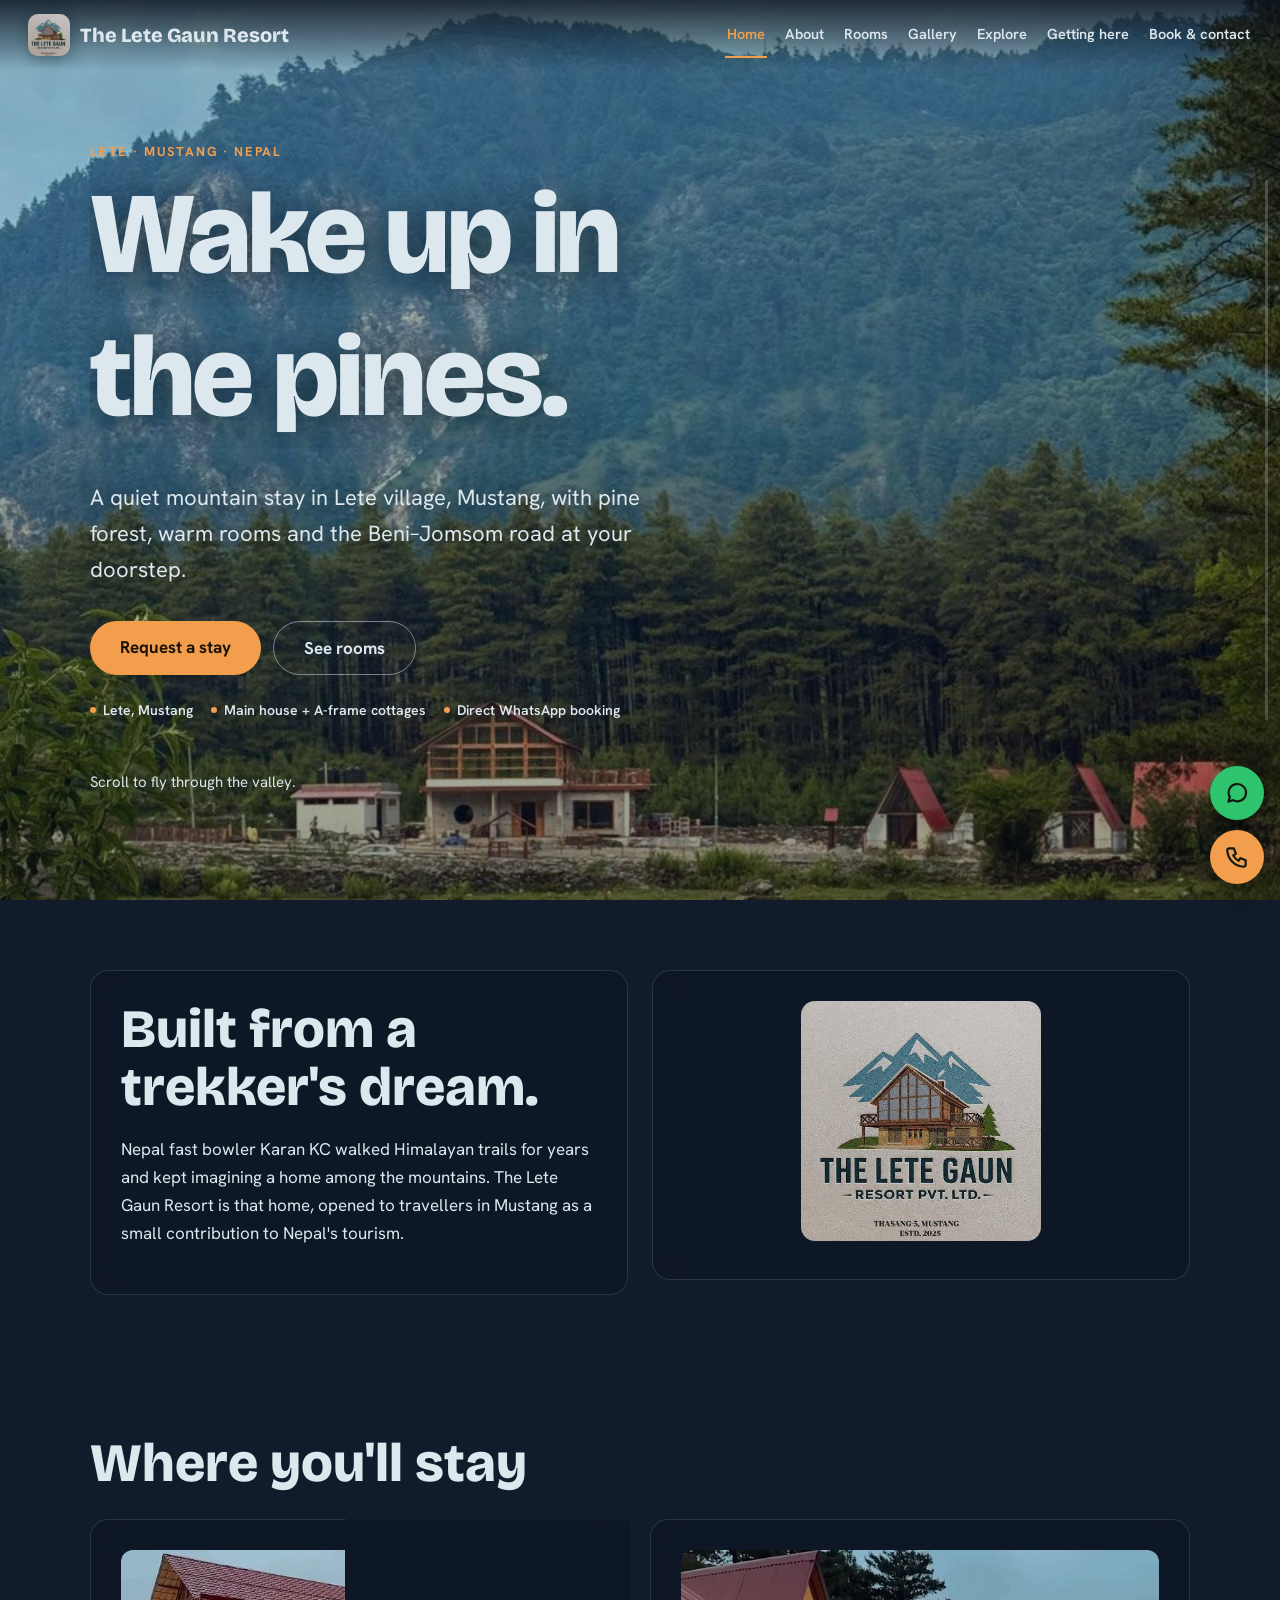
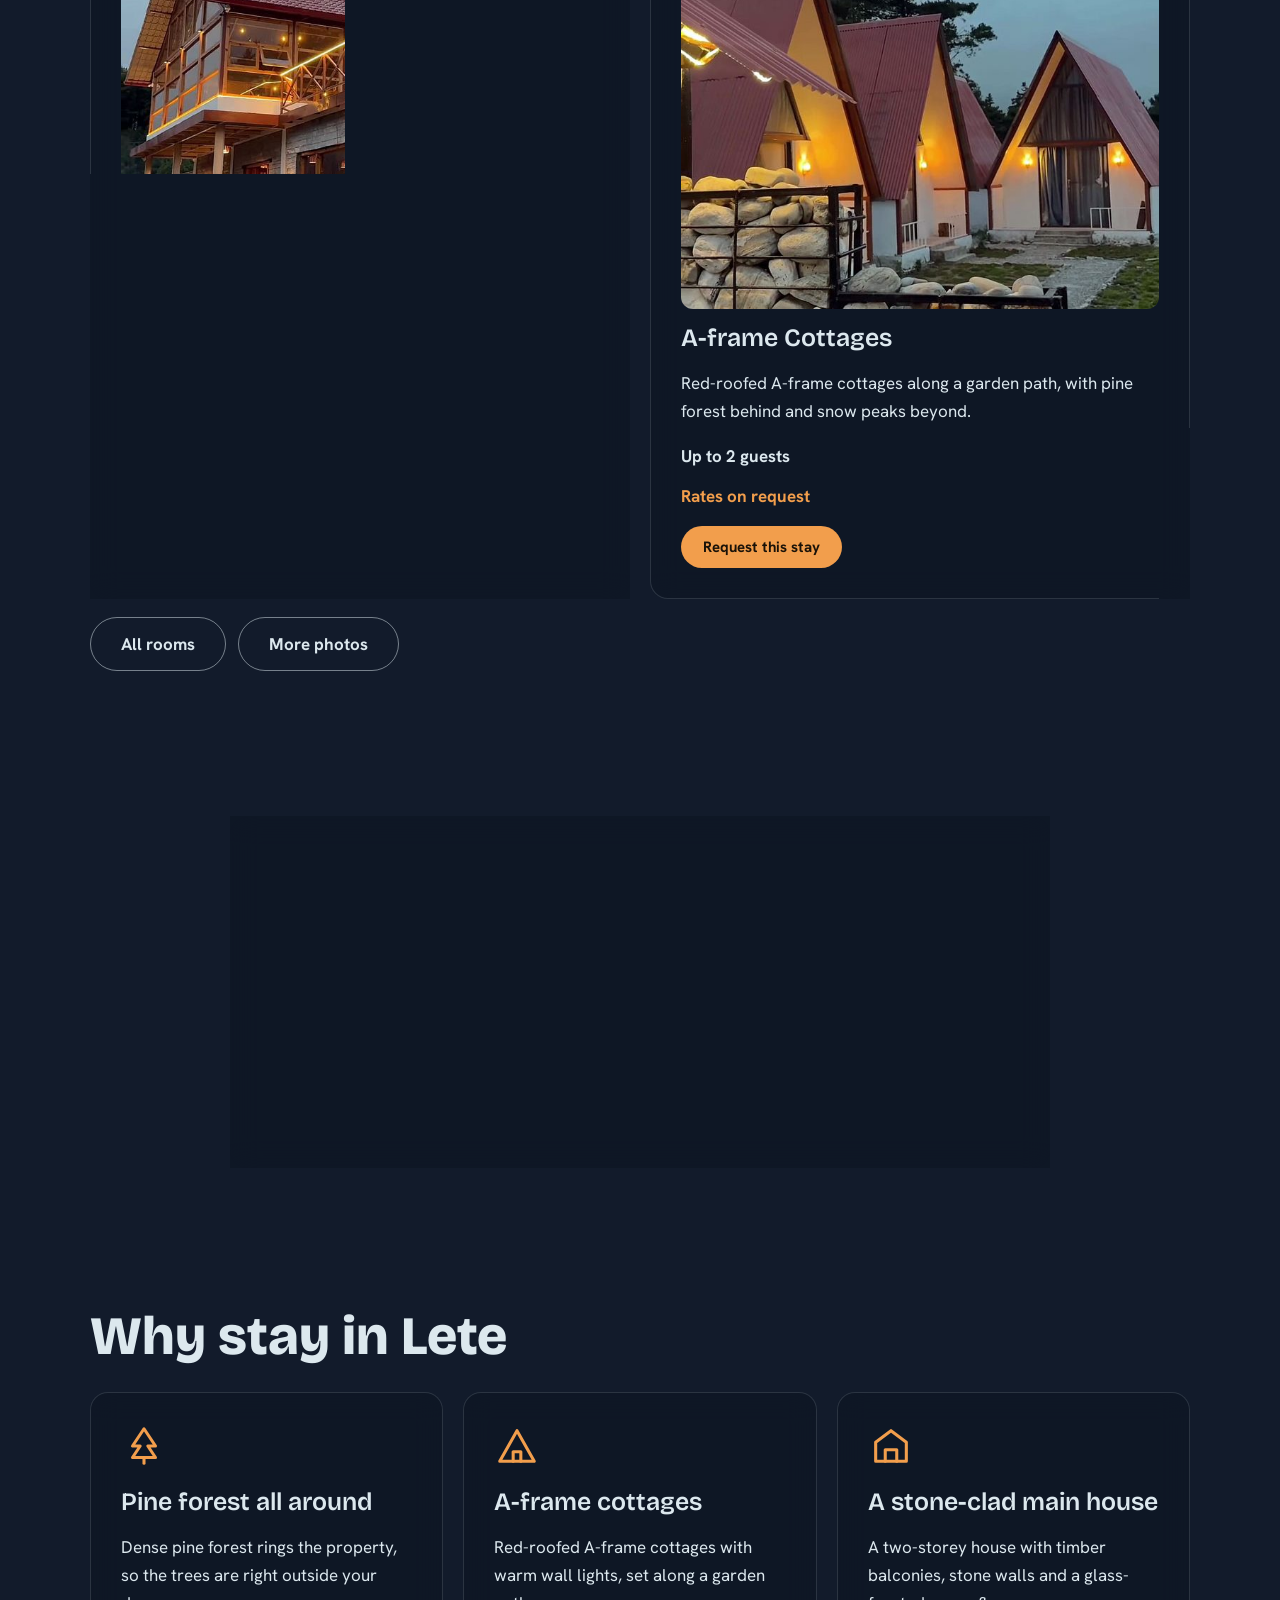
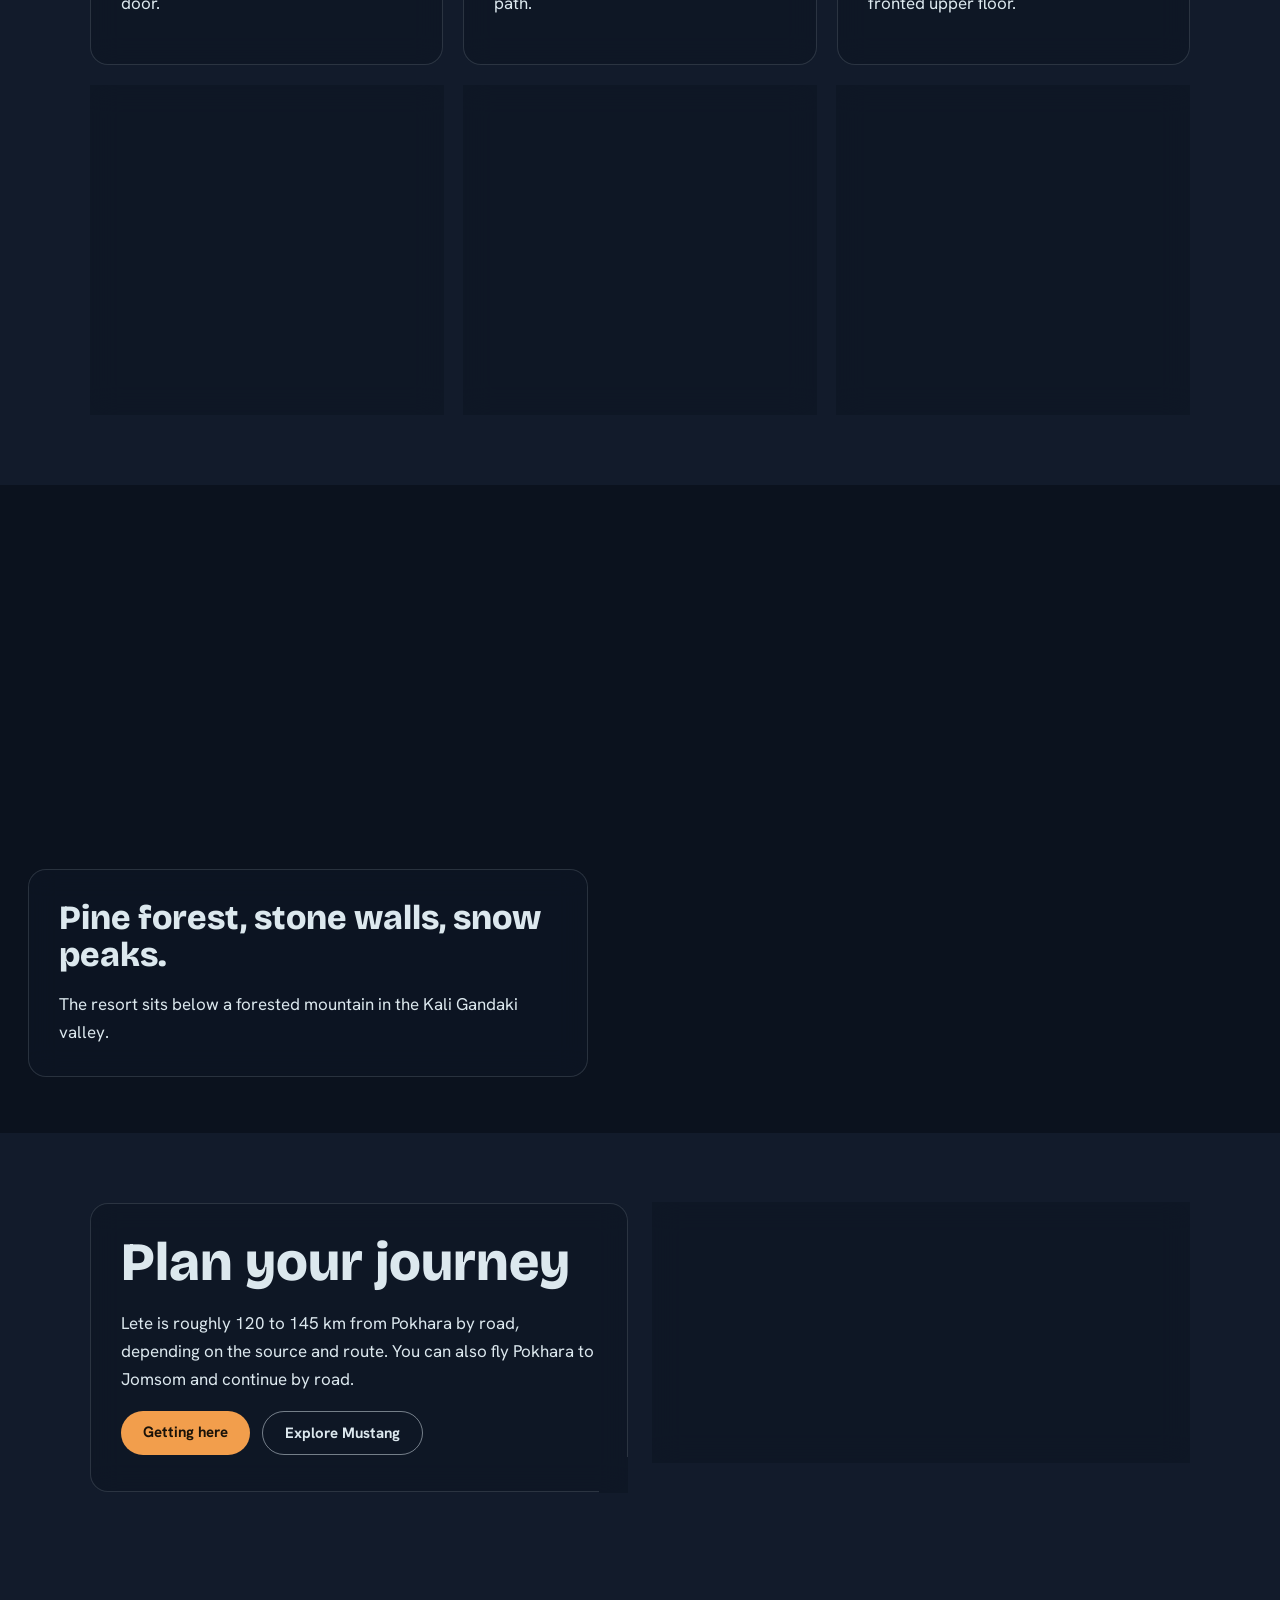
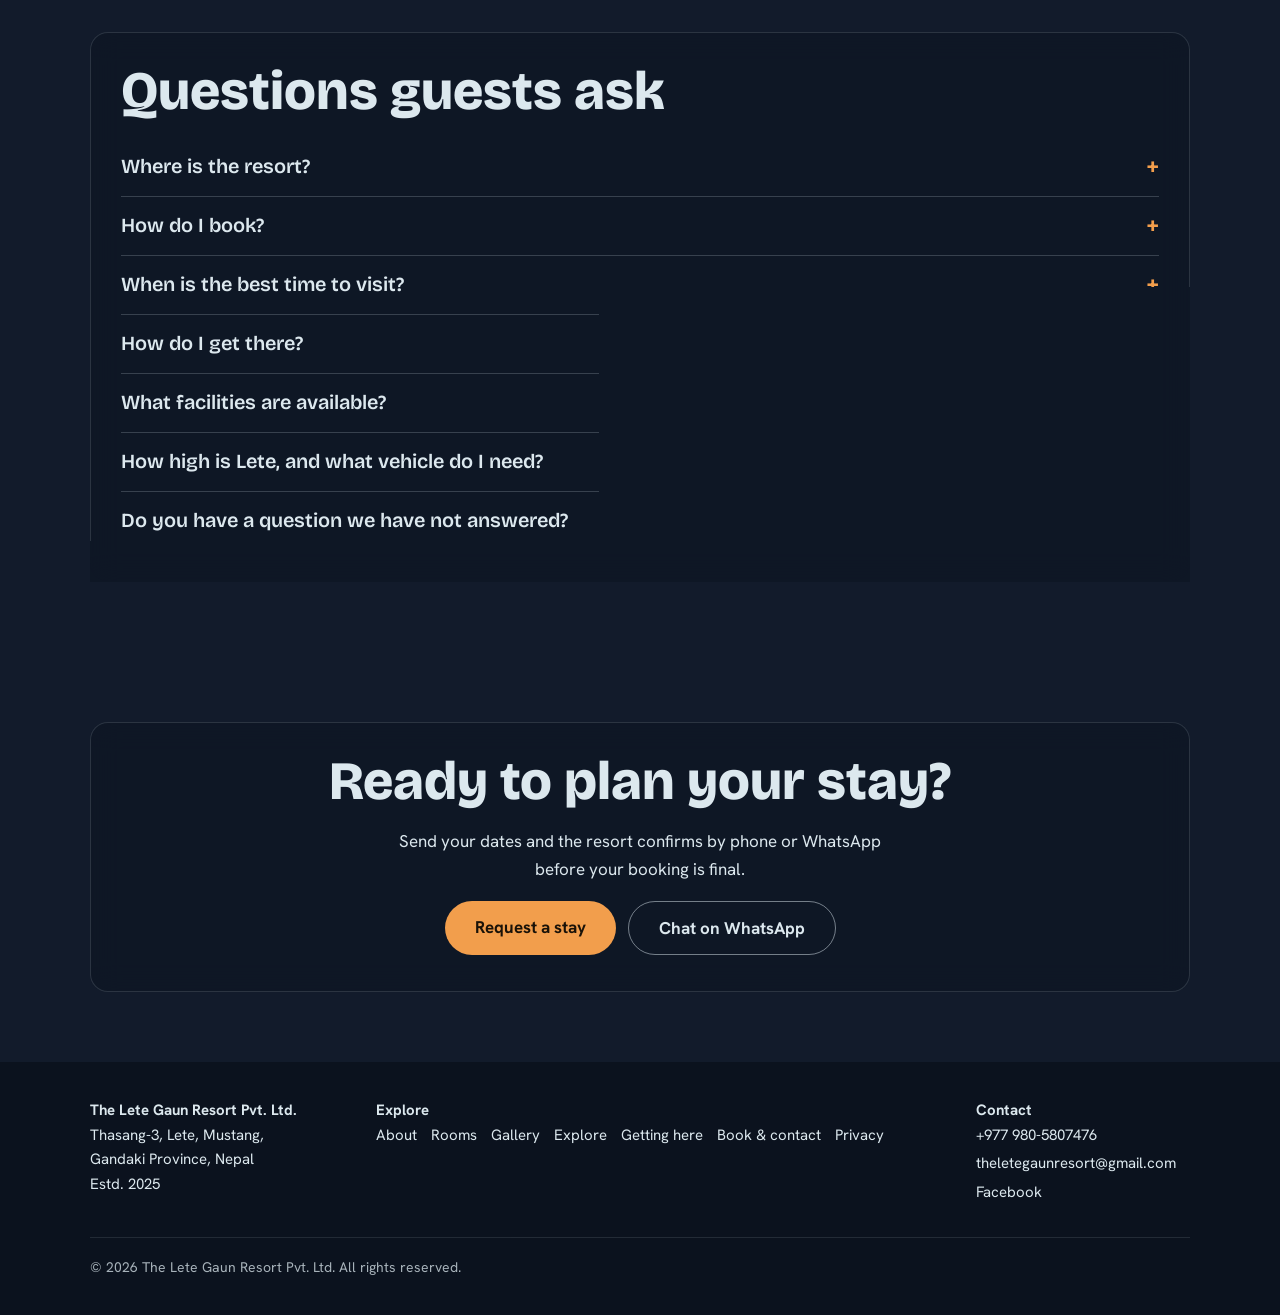
<file: index.html>
<!doctype html>
<html lang="en">
<head>
<meta charset="utf-8">
<script>document.documentElement.className="js"</script>
<meta name="viewport" content="width=device-width,initial-scale=1">
<title>The Lete Gaun Resort · Mustang, Nepal</title>
<meta name="description" content="Stay in a main house or an A-frame cottage among pine forest in Lete, Mustang, on the Beni–Jomsom road. Request your stay online.">
<link rel="canonical" href="https://www.theletegaunresort.com/">
<meta property="og:type" content="website">
<meta property="og:site_name" content="The Lete Gaun Resort">
<meta property="og:title" content="The Lete Gaun Resort · Mustang, Nepal">
<meta property="og:description" content="Stay in a main house or an A-frame cottage among pine forest in Lete, Mustang, on the Beni–Jomsom road. Request your stay online.">
<meta property="og:url" content="https://www.theletegaunresort.com/">
<meta property="og:image" content="https://www.theletegaunresort.com/assets/images/gallery-1.jpg">
<meta name="twitter:card" content="summary_large_image">
<meta name="theme-color" content="#121b2b">
<link rel="icon" href="data:image/svg+xml,%3Csvg xmlns='http://www.w3.org/2000/svg' viewBox='0 0 32 32'%3E%3Crect width='32' height='32' rx='7' fill='%23121b2b'/%3E%3Cpath d='M3 25 12 9l5 8 3-4 9 12z' fill='%23f29e4c'/%3E%3C/svg%3E">
<link rel="preconnect" href="https://fonts.googleapis.com">
<link rel="preconnect" href="https://fonts.gstatic.com" crossorigin>
<link href="https://fonts.googleapis.com/css2?family=Bricolage+Grotesque:wght@600;800&family=Hanken+Grotesk:wght@400;600;700&display=swap" rel="stylesheet">
<link rel="stylesheet" href="assets/css/style.css">
<script type="application/ld+json">{"@context":"https://schema.org","@type":"Resort","name":"The Lete Gaun Resort","url":"https://www.theletegaunresort.com/","image":"https://www.theletegaunresort.com/assets/images/gallery-1.jpg","sameAs":["https://www.facebook.com/letegaun/"],"telephone":"+9779805807476","email":"theletegaunresort@gmail.com","address":{"@type":"PostalAddress","streetAddress":"Thasang-3, Lete","addressLocality":"Mustang","addressRegion":"Gandaki Province","addressCountry":"NP"}}</script>
<script type="application/ld+json">{"@context": "https://schema.org", "@type": "FAQPage", "mainEntity": [{"@type": "Question", "name": "Where is the resort?", "acceptedAnswer": {"@type": "Answer", "text": "The Lete Gaun Resort is in Thasang-3, Lete, Mustang, on the Beni–Jomsom road in the Kali Gandaki valley."}}, {"@type": "Question", "name": "How do I book?", "acceptedAnswer": {"@type": "Answer", "text": "Send a request on the Book page with your dates, number of guests and stay type. The resort confirms by phone or WhatsApp before the booking is final."}}, {"@type": "Question", "name": "When is the best time to visit?", "acceptedAnswer": {"@type": "Answer", "text": "Nepal tourism information gives mid-September to mid-November as the best time for Mustang, and spring is also popular. Mustang lies in the Himalayan rain shadow, so it can be visited in the monsoon too, but landslides can block the road, so check conditions first."}}, {"@type": "Question", "name": "How do I get there?", "acceptedAnswer": {"@type": "Answer", "text": "By road along the Beni–Jomsom road, or by flying Pokhara to Jomsom and continuing by road. See the Getting here page for distances and tips."}}, {"@type": "Question", "name": "What facilities are available?", "acceptedAnswer": {"@type": "Answer", "text": "On the request form, tick the things that matter to you (meals, heating, Wi-Fi, hot water, parking, power backup). The resort confirms each one by phone or WhatsApp before your booking is final."}}, {"@type": "Question", "name": "How high is Lete, and what vehicle do I need?", "acceptedAnswer": {"@type": "Answer", "text": "Lete is at roughly 2,400 to 2,500 metres, so evenings are cool even in good weather. Beyond Beni the road is rough in places, and a high-clearance or 4WD vehicle is the safer choice."}}, {"@type": "Question", "name": "Do you have a question we have not answered?", "acceptedAnswer": {"@type": "Answer", "text": "Call or message us on WhatsApp at +977 980-5807476, or email theletegaunresort@gmail.com."}}]}</script>
</head>
<body data-page="home">
<a class="skip" href="#main">Skip to content</a>
<div id="rail" aria-hidden="true"><i></i></div>
<video id="bg" muted playsinline preload="none" poster="assets/images/gallery-1.jpg" aria-hidden="true"></video>
<header>
<a class="logo" href="index.html"><img src="assets/images/logo.jpg" alt="" width="42" height="42"><span>The Lete Gaun Resort</span></a>
<button class="menu" type="button" aria-expanded="false" aria-controls="nav">Menu</button>
<nav id="nav" aria-label="Main"><a href="index.html" data-r="home">Home</a><a href="about.html" data-r="about">About</a><a href="rooms.html" data-r="rooms">Rooms</a><a href="gallery.html" data-r="gallery">Gallery</a><a href="explore.html" data-r="explore">Explore</a><a href="getting-here.html" data-r="route">Getting here</a><a href="book.html" data-r="book">Book &amp; contact</a></nav>
</header>
<noscript><p style="position:relative;z-index:3;padding:100px 28px">Please enable JavaScript to view this website, or contact us on +977 980-5807476.</p></noscript>
<main id="main">
<section data-bg="g1">
<div class="wrap">
<p class="eyebrow hf">Lete · Mustang · Nepal</p>
<h1 class="hero-t" tabindex="-1"><span><span>Wake up in</span></span><span><span>the pines.</span></span></h1>
<p class="lead hf">A quiet mountain stay in Lete village, Mustang, with pine forest, warm rooms and the Beni–Jomsom road at your doorstep.</p>
<div class="row hf"><a class="btn" href="book.html">Request a stay</a><a class="btn ghost" href="rooms.html">See rooms</a></div>
<div class="trust-row hf" aria-label="Resort highlights"><span>Lete, Mustang</span><span>Main house + A-frame cottages</span><span>Direct WhatsApp booking</span></div>
<p class="hf" style="margin-top:48px;font-size:15px;opacity:.85">Scroll to fly through the valley.</p>
</div>
</section>
<section data-bg="setting" class="short">
<div class="wrap two">
<div class="panel rv"><h2>Built from a trekker's dream.</h2><p>Nepal fast bowler Karan KC walked Himalayan trails for years and kept imagining a home among the mountains. The Lete Gaun Resort is that home, opened to travellers in Mustang as a small contribution to Nepal's tourism.</p></div>
<div class="panel rv" style="text-align:center"><img data-img="logo" alt="The Lete Gaun Resort Pvt. Ltd., Thasang-3, Mustang, established 2025" style="width:min(240px,100%);border-radius:14px"></div>
</div>
</section>
<section data-bg="g2" class="short">
<div class="wrap"><h2 class="rv">Where you'll stay</h2><div class="grid" id="homeRooms"><article class="panel rv room-card"><div class="ph"><img src="assets/images/main-building.jpg" alt="The main building lit up at dusk" width="1200" height="800" decoding="async" loading="lazy"></div><h3>Main Building</h3><p>The two-storey house at the heart of the resort, with timber balconies, stone walls and warm lighting at night.</p><p class="capacity">Up to 4 guests</p><p class="price" data-room="main">Rates on request</p><a class="btn sm" href="book.html?room=main">Request this stay</a></article><article class="panel rv room-card"><div class="ph"><img src="assets/images/cottage.jpg" alt="A-frame cottages glowing at dusk" width="1200" height="800" decoding="async" loading="lazy"></div><h3>A-frame Cottages</h3><p>Red-roofed A-frame cottages along a garden path, with pine forest behind and snow peaks beyond.</p><p class="capacity">Up to 2 guests</p><p class="price" data-room="cottage">Rates on request</p><a class="btn sm" href="book.html?room=cottage">Request this stay</a></article></div>
<div class="row"><a class="btn ghost" href="rooms.html">All rooms</a><a class="btn ghost" href="gallery.html">More photos</a></div></div>
</section>
<section data-bg="setting" class="short">
<div class="wrap"><div class="panel rv proof"><p class="eyebrow">A stay with a story</p><h2>Made for slow mornings in the Himalaya.</h2><p>The resort was founded by Nepal cricketer Karan KC as a home among the mountains and opened travellers to Mustang in 2025. Its opening was covered by <em>Himal Press</em>.</p><div class="row"><a class="btn sm" href="about.html">Read our story</a><a class="btn sm ghost" href="https://en.himalpress.com/cricketer-kc-ventures-into-hospitality-sector-with-a-resort-in-mustang/" target="_blank" rel="noopener">Read the press feature</a></div></div></div>
</section>
<section data-bg="g3" class="short"><div class="wrap"><h2 class="rv">Why stay in Lete</h2><div class="grid"><article class="panel rv"><svg class="ico" viewBox="0 0 24 24" aria-hidden="true"><path d="M12 3 6 12h4l-4 6h12l-4-6h4z"/><path d="M12 18v3"/></svg><h3>Pine forest all around</h3><p>Dense pine forest rings the property, so the trees are right outside your door.</p></article><article class="panel rv"><svg class="ico" viewBox="0 0 24 24" aria-hidden="true"><path d="M3 20 12 4l9 16z"/><path d="M10 20v-5h4v5"/></svg><h3>A-frame cottages</h3><p>Red-roofed A-frame cottages with warm wall lights, set along a garden path.</p></article><article class="panel rv"><svg class="ico" viewBox="0 0 24 24" aria-hidden="true"><path d="M4 20V10l8-6 8 6v10z"/><path d="M9 20v-6h6v6"/></svg><h3>A stone-clad main house</h3><p>A two-storey house with timber balconies, stone walls and a glass-fronted upper floor.</p></article><article class="panel rv"><svg class="ico" viewBox="0 0 24 24" aria-hidden="true"><path d="M2 20 9 7l4 6 3-4 6 11z"/></svg><h3>Snow-peak views</h3><p>Snow-capped peaks rise above the valley behind the cottages. The Kali Gandaki valley here runs between Dhaulagiri and Annapurna I, with Nilgiri close by.</p></article><article class="panel rv"><svg class="ico" viewBox="0 0 24 24" aria-hidden="true"><path d="M8 3 5 21M16 3l3 18M12 4v3M12 11v3M12 18v2"/></svg><h3>On the Beni–Jomsom road</h3><p>Reached by road, with Marpha, Jomsom and Muktinath further up the valley.</p></article><article class="panel rv"><svg class="ico" viewBox="0 0 24 24" aria-hidden="true"><circle cx="12" cy="10" r="4"/><path d="M12 2v2M4 10H2M22 10h-2M7 20h10M9 23h6"/></svg><h3>Warm light after dark</h3><p>Wall lights and glowing windows give the property a calm look at night.</p></article></div></div></section>
<section data-bg="g4" class="photo" style="background-image:url(assets/images/gallery-1.jpg)"><div class="cap panel rv"><h2 style="font-size:34px">Pine forest, stone walls, snow peaks.</h2><p style="margin:0">The resort sits below a forested mountain in the Kali Gandaki valley.</p></div></section>
<section data-bg="g4" class="short"><div class="wrap two"><div class="panel rv"><h2>Plan your journey</h2><p>Lete is roughly 120 to 145 km from Pokhara by road, depending on the source and route. You can also fly Pokhara to Jomsom and continue by road.</p><div class="row"><a class="btn sm" href="getting-here.html">Getting here</a><a class="btn sm ghost" href="explore.html">Explore Mustang</a></div></div><div class="panel rv"><h2>Our story</h2><p>Karan KC, a fast bowler for Nepal, built the resort from a long-held dream of a home in the mountains.</p><div class="row"><a class="btn sm" href="about.html">Read more</a></div></div></div></section>
<section data-bg="setting" class="short"><div class="wrap"><div class="panel faq rv"><h2>Questions guests ask</h2><details><summary>Where is the resort?</summary><p>The Lete Gaun Resort is in Thasang-3, Lete, Mustang, on the Beni–Jomsom road in the Kali Gandaki valley.</p></details><details><summary>How do I book?</summary><p>Send a request on the Book page with your dates, number of guests and stay type. The resort confirms by phone or WhatsApp before the booking is final.</p></details><details><summary>When is the best time to visit?</summary><p>Nepal tourism information gives mid-September to mid-November as the best time for Mustang, and spring is also popular. Mustang lies in the Himalayan rain shadow, so it can be visited in the monsoon too, but landslides can block the road, so check conditions first.</p></details><details><summary>How do I get there?</summary><p>By road along the Beni–Jomsom road, or by flying Pokhara to Jomsom and continuing by road. See the Getting here page for distances and tips.</p></details><details><summary>What facilities are available?</summary><p>On the request form, tick the things that matter to you (meals, heating, Wi-Fi, hot water, parking, power backup). The resort confirms each one by phone or WhatsApp before your booking is final.</p></details><details><summary>How high is Lete, and what vehicle do I need?</summary><p>Lete is at roughly 2,400 to 2,500 metres, so evenings are cool even in good weather. Beyond Beni the road is rough in places, and a high-clearance or 4WD vehicle is the safer choice.</p></details><details><summary>Do you have a question we have not answered?</summary><p>Call or message us on WhatsApp at +977 980-5807476, or email theletegaunresort@gmail.com.</p></details></div></div></section>
<section data-bg="g3" class="short"><div class="wrap"><div class="panel rv" style="text-align:center"><h2>Ready to plan your stay?</h2><p style="max-width:520px;margin:0 auto">Send your dates and the resort confirms by phone or WhatsApp before your booking is final.</p><div class="row" style="justify-content:center"><a class="btn" href="book.html">Request a stay</a><a class="btn ghost" data-cfg="wa" href="https://wa.me/9779805807476" target="_blank" rel="noopener">Chat on WhatsApp</a></div></div></div></section>
</main>
<footer><div class="wrap fgrid"><div><strong>The Lete Gaun Resort Pvt. Ltd.</strong><br>Thasang-3, Lete, Mustang,<br>Gandaki Province, Nepal<br>Estd. 2025</div><div><strong>Explore</strong><br><a href="about.html">About</a><a href="rooms.html">Rooms</a><a href="gallery.html">Gallery</a><a href="explore.html">Explore</a><a href="getting-here.html">Getting here</a><a href="book.html">Book &amp; contact</a><a href="privacy.html">Privacy</a></div><div><strong>Contact</strong><br><a data-cfg="tel" href="tel:+9779805807476">+977 980-5807476</a><br><a data-cfg="mail" href="mailto:theletegaunresort@gmail.com">theletegaunresort@gmail.com</a><br><a data-cfg="fb" href="https://www.facebook.com/letegaun/" target="_blank" rel="noopener">Facebook</a></div></div><p class="copy">&copy; 2026 The Lete Gaun Resort Pvt. Ltd. All rights reserved.</p></footer>
<script src="assets/js/config.js" defer></script>
<script src="assets/js/main.js" defer></script>
</body>
</html>
</file>
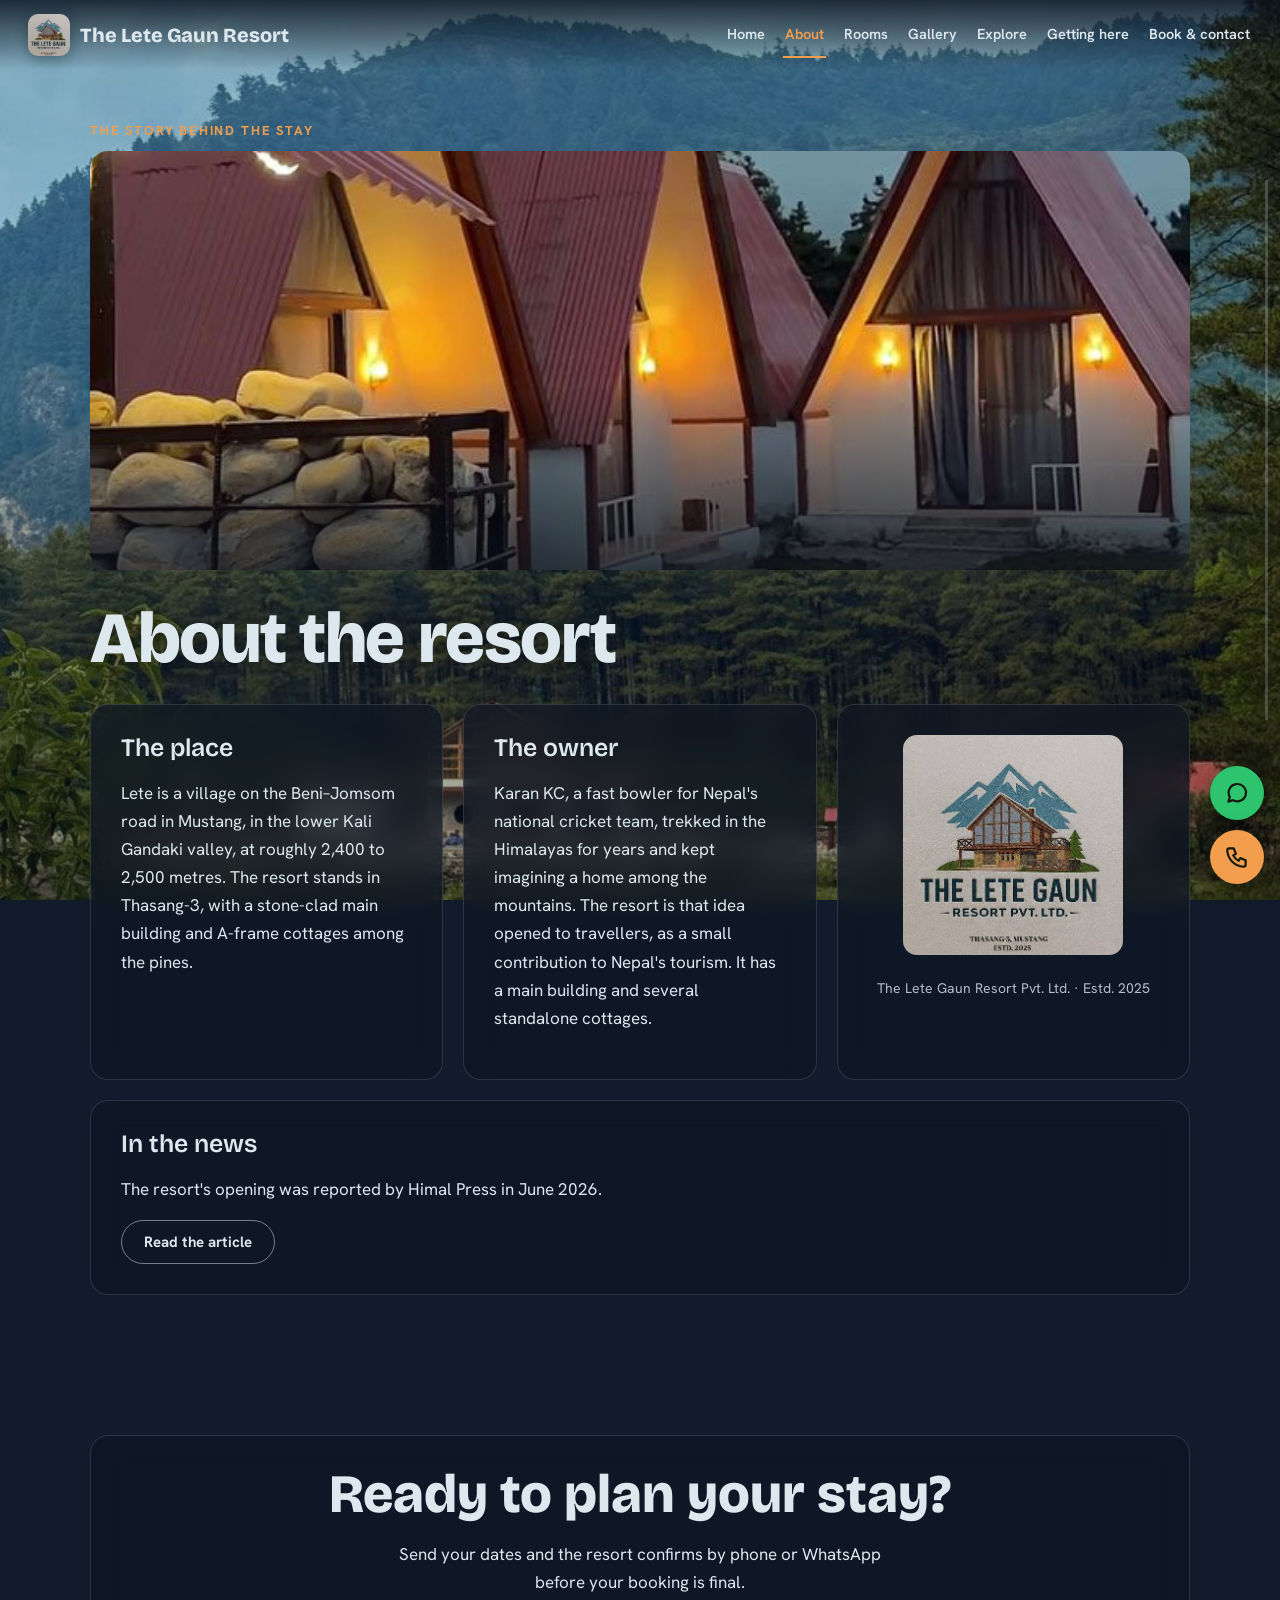
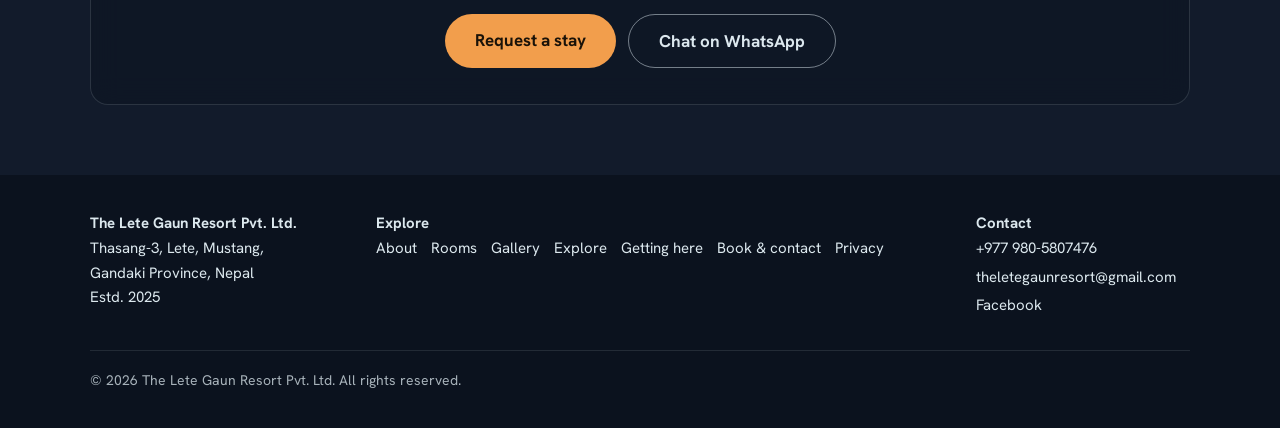
<file: about.html>
<!doctype html>
<html lang="en">
<head>
<meta charset="utf-8">
<script>document.documentElement.className="js"</script>
<meta name="viewport" content="width=device-width,initial-scale=1">
<title>About · The Lete Gaun Resort</title>
<meta name="description" content="The story of The Lete Gaun Resort in Lete, Mustang, built by Nepal cricketer Karan KC. Established 2025.">
<link rel="canonical" href="https://www.theletegaunresort.com/about.html">
<meta property="og:type" content="website">
<meta property="og:site_name" content="The Lete Gaun Resort">
<meta property="og:title" content="About · The Lete Gaun Resort">
<meta property="og:description" content="The story of The Lete Gaun Resort in Lete, Mustang, built by Nepal cricketer Karan KC. Established 2025.">
<meta property="og:url" content="https://www.theletegaunresort.com/about.html">
<meta property="og:image" content="https://www.theletegaunresort.com/assets/images/gallery-1.jpg">
<meta name="twitter:card" content="summary_large_image">
<meta name="theme-color" content="#121b2b">
<link rel="icon" href="data:image/svg+xml,%3Csvg xmlns='http://www.w3.org/2000/svg' viewBox='0 0 32 32'%3E%3Crect width='32' height='32' rx='7' fill='%23121b2b'/%3E%3Cpath d='M3 25 12 9l5 8 3-4 9 12z' fill='%23f29e4c'/%3E%3C/svg%3E">
<link rel="preconnect" href="https://fonts.googleapis.com">
<link rel="preconnect" href="https://fonts.gstatic.com" crossorigin>
<link href="https://fonts.googleapis.com/css2?family=Bricolage+Grotesque:wght@600;800&family=Hanken+Grotesk:wght@400;600;700&display=swap" rel="stylesheet">
<link rel="stylesheet" href="assets/css/style.css">
</head>
<body data-page="about">
<a class="skip" href="#main">Skip to content</a>
<div id="rail" aria-hidden="true"><i></i></div>
<video id="bg" muted playsinline preload="none" poster="assets/images/gallery-1.jpg" aria-hidden="true"></video>
<header>
<a class="logo" href="index.html"><img src="assets/images/logo.jpg" alt="" width="42" height="42"><span>The Lete Gaun Resort</span></a>
<button class="menu" type="button" aria-expanded="false" aria-controls="nav">Menu</button>
<nav id="nav" aria-label="Main"><a href="index.html" data-r="home">Home</a><a href="about.html" data-r="about">About</a><a href="rooms.html" data-r="rooms">Rooms</a><a href="gallery.html" data-r="gallery">Gallery</a><a href="explore.html" data-r="explore">Explore</a><a href="getting-here.html" data-r="route">Getting here</a><a href="book.html" data-r="book">Book &amp; contact</a></nav>
</header>
<noscript><p style="position:relative;z-index:3;padding:100px 28px">Please enable JavaScript to view this website, or contact us on +977 980-5807476.</p></noscript>
<main id="main">
<section data-bg="g1" class="short" style="padding-top:120px"><div class="wrap"><p class="eyebrow">The story behind the stay</p><div class="band"><img src="assets/images/gallery-3.jpg" alt="A-frame cottages glowing at dusk" style="object-position:50% 50%" decoding="async"></div><h1 class="pg" tabindex="-1">About the resort</h1><div class="grid"><div class="panel rv"><h3>The place</h3><p>Lete is a village on the Beni–Jomsom road in Mustang, in the lower Kali Gandaki valley, at roughly 2,400 to 2,500 metres. The resort stands in Thasang-3, with a stone-clad main building and A-frame cottages among the pines.</p></div><div class="panel rv"><h3>The owner</h3><p>Karan KC, a fast bowler for Nepal's national cricket team, trekked in the Himalayas for years and kept imagining a home among the mountains. The resort is that idea opened to travellers, as a small contribution to Nepal's tourism. It has a main building and several standalone cottages.</p></div><div class="panel rv" style="text-align:center"><img data-img="logo" alt="The Lete Gaun Resort Pvt. Ltd. logo, Thasang-3, Mustang, established 2025" style="width:min(220px,100%);border-radius:14px"><p class="note">The Lete Gaun Resort Pvt. Ltd. · Estd. 2025</p></div></div><div class="panel rv" style="margin-top:20px"><h3>In the news</h3><p>The resort's opening was reported by Himal Press in June 2026.</p><a class="btn sm ghost" href="https://en.himalpress.com/cricketer-kc-ventures-into-hospitality-sector-with-a-resort-in-mustang/" target="_blank" rel="noopener">Read the article</a></div></div></section>
<section data-bg="g4" class="short"><div class="wrap"><div class="panel rv" style="text-align:center"><h2>Ready to plan your stay?</h2><p style="max-width:520px;margin:0 auto">Send your dates and the resort confirms by phone or WhatsApp before your booking is final.</p><div class="row" style="justify-content:center"><a class="btn" href="book.html">Request a stay</a><a class="btn ghost" data-cfg="wa" href="https://wa.me/9779805807476" target="_blank" rel="noopener">Chat on WhatsApp</a></div></div></div></section>
</main>
<footer><div class="wrap fgrid"><div><strong>The Lete Gaun Resort Pvt. Ltd.</strong><br>Thasang-3, Lete, Mustang,<br>Gandaki Province, Nepal<br>Estd. 2025</div><div><strong>Explore</strong><br><a href="about.html">About</a><a href="rooms.html">Rooms</a><a href="gallery.html">Gallery</a><a href="explore.html">Explore</a><a href="getting-here.html">Getting here</a><a href="book.html">Book &amp; contact</a><a href="privacy.html">Privacy</a></div><div><strong>Contact</strong><br><a data-cfg="tel" href="tel:+9779805807476">+977 980-5807476</a><br><a data-cfg="mail" href="mailto:theletegaunresort@gmail.com">theletegaunresort@gmail.com</a><br><a data-cfg="fb" href="https://www.facebook.com/letegaun/" target="_blank" rel="noopener">Facebook</a></div></div><p class="copy">&copy; 2026 The Lete Gaun Resort Pvt. Ltd. All rights reserved.</p></footer>
<script src="assets/js/config.js" defer></script>
<script src="assets/js/main.js" defer></script>
</body>
</html>
</file>
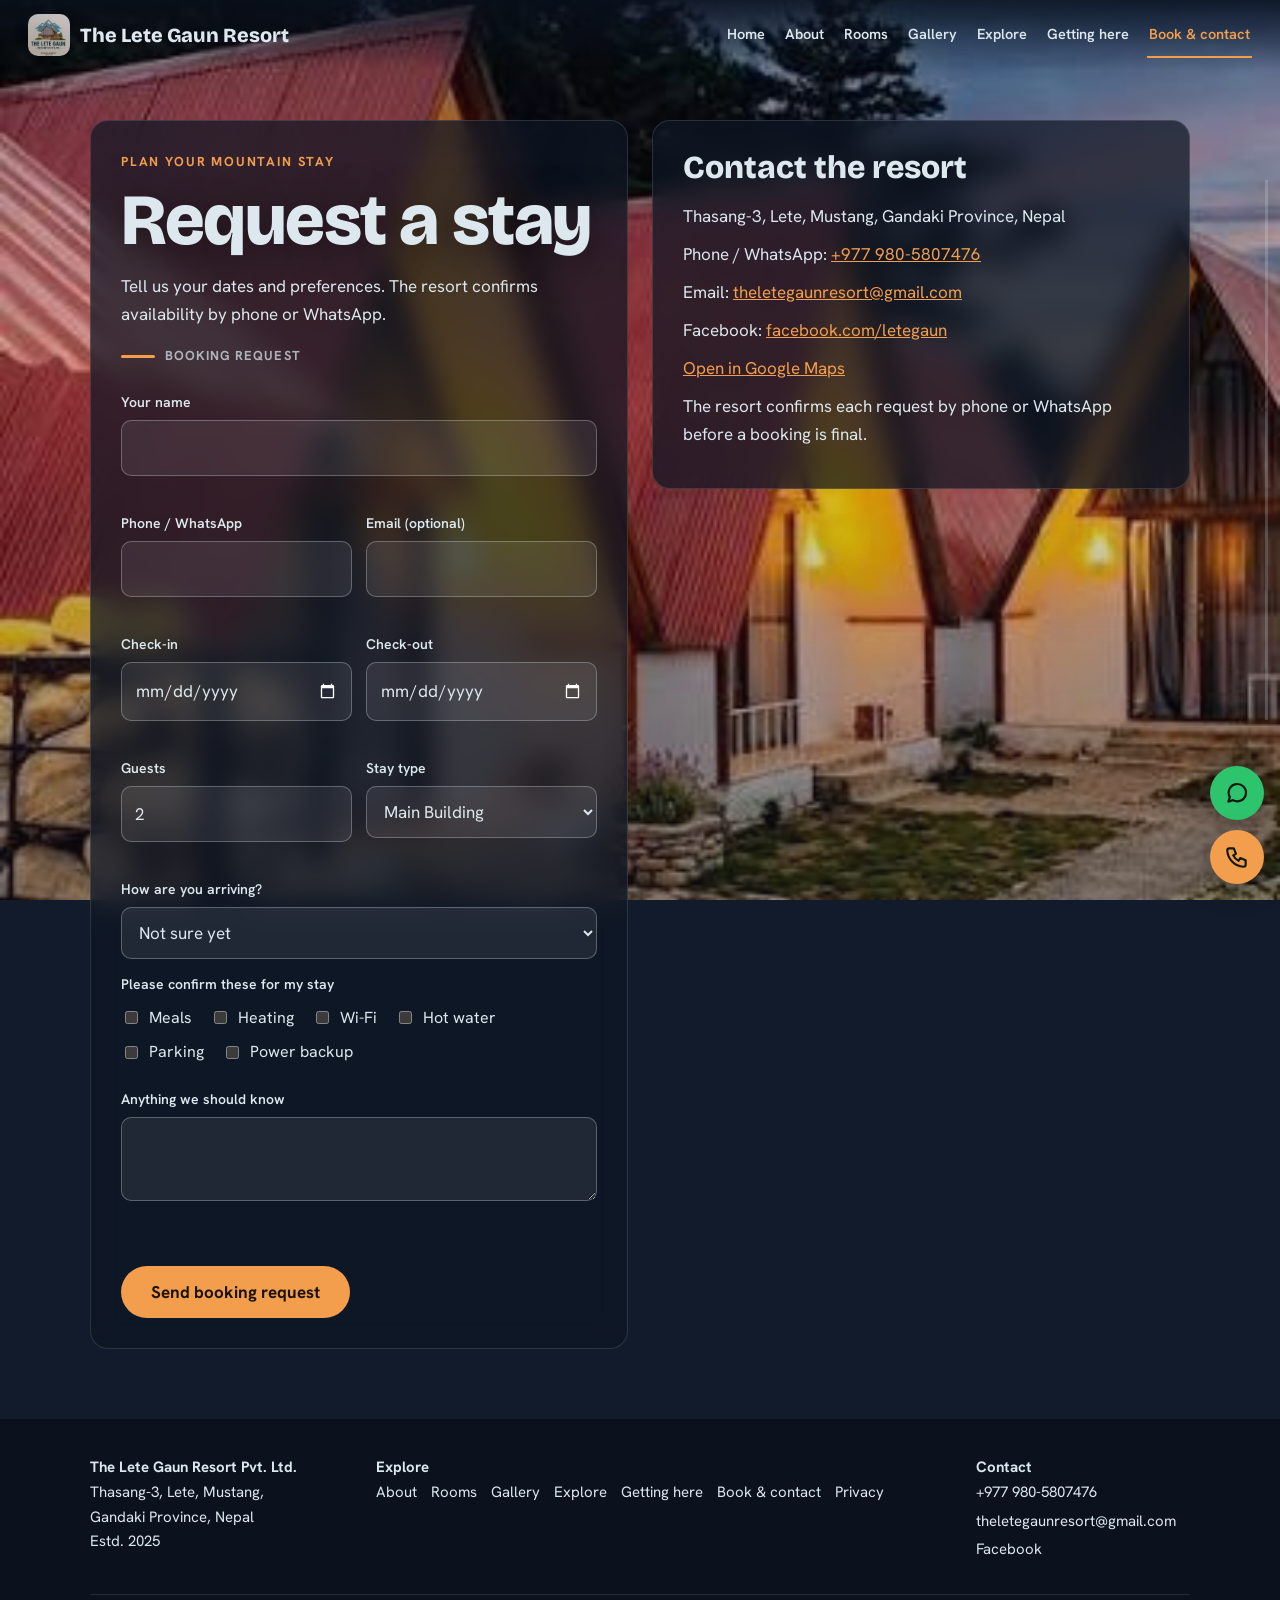
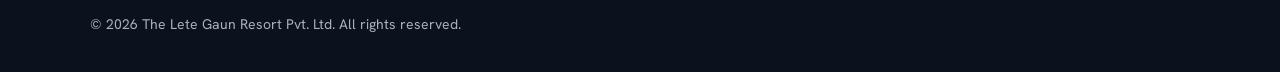
<file: book.html>
<!doctype html>
<html lang="en">
<head>
<meta charset="utf-8">
<script>document.documentElement.className="js"</script>
<meta name="viewport" content="width=device-width,initial-scale=1">
<title>Request a stay · The Lete Gaun Resort</title>
<meta name="description" content="Request a stay at The Lete Gaun Resort in Lete, Mustang. Choose your dates and stay type; the resort confirms by phone or WhatsApp.">
<link rel="canonical" href="https://www.theletegaunresort.com/book.html">
<meta property="og:type" content="website">
<meta property="og:site_name" content="The Lete Gaun Resort">
<meta property="og:title" content="Request a stay · The Lete Gaun Resort">
<meta property="og:description" content="Request a stay at The Lete Gaun Resort in Lete, Mustang. Choose your dates and stay type; the resort confirms by phone or WhatsApp.">
<meta property="og:url" content="https://www.theletegaunresort.com/book.html">
<meta property="og:image" content="https://www.theletegaunresort.com/assets/images/gallery-1.jpg">
<meta name="twitter:card" content="summary_large_image">
<meta name="theme-color" content="#121b2b">
<link rel="icon" href="data:image/svg+xml,%3Csvg xmlns='http://www.w3.org/2000/svg' viewBox='0 0 32 32'%3E%3Crect width='32' height='32' rx='7' fill='%23121b2b'/%3E%3Cpath d='M3 25 12 9l5 8 3-4 9 12z' fill='%23f29e4c'/%3E%3C/svg%3E">
<link rel="preconnect" href="https://fonts.googleapis.com">
<link rel="preconnect" href="https://fonts.gstatic.com" crossorigin>
<link href="https://fonts.googleapis.com/css2?family=Bricolage+Grotesque:wght@600;800&family=Hanken+Grotesk:wght@400;600;700&display=swap" rel="stylesheet">
<link rel="stylesheet" href="assets/css/style.css">
</head>
<body data-page="book">
<a class="skip" href="#main">Skip to content</a>
<div id="rail" aria-hidden="true"><i></i></div>
<video id="bg" muted playsinline preload="none" poster="assets/images/gallery-1.jpg" aria-hidden="true"></video>
<header>
<a class="logo" href="index.html"><img src="assets/images/logo.jpg" alt="" width="42" height="42"><span>The Lete Gaun Resort</span></a>
<button class="menu" type="button" aria-expanded="false" aria-controls="nav">Menu</button>
<nav id="nav" aria-label="Main"><a href="index.html" data-r="home">Home</a><a href="about.html" data-r="about">About</a><a href="rooms.html" data-r="rooms">Rooms</a><a href="gallery.html" data-r="gallery">Gallery</a><a href="explore.html" data-r="explore">Explore</a><a href="getting-here.html" data-r="route">Getting here</a><a href="book.html" data-r="book">Book &amp; contact</a></nav>
</header>
<noscript><p style="position:relative;z-index:3;padding:100px 28px">Please enable JavaScript to view this website, or contact us on +977 980-5807476.</p></noscript>
<main id="main">
<section data-bg="g4">
<div class="wrap two">
<div class="panel" id="formPanel">
<p class="eyebrow">Plan your mountain stay</p><h1 class="pg" tabindex="-1">Request a stay</h1>
<p class="page-intro">Tell us your dates and preferences. The resort confirms availability by phone or WhatsApp.</p>
<p class="form-progress"><span>Booking request</span></p>
<form id="form" novalidate>
<div class="f1"><label for="name">Your name</label><input id="name" name="name" autocomplete="name" aria-describedby="e-name"><span class="er" id="e-name"></span></div>
<div class="f2"><div><label for="phone">Phone / WhatsApp</label><input id="phone" name="phone" type="tel" autocomplete="tel" aria-describedby="e-phone"><span class="er" id="e-phone"></span></div>
<div><label for="email">Email (optional)</label><input id="email" name="email" type="email" autocomplete="email" aria-describedby="e-email"><span class="er" id="e-email"></span></div></div>
<div class="f2"><div><label for="checkin">Check-in</label><input id="checkin" name="checkin" type="date" aria-describedby="e-checkin"><span class="er" id="e-checkin"></span></div>
<div><label for="checkout">Check-out</label><input id="checkout" name="checkout" type="date" aria-describedby="e-checkout"><span class="er" id="e-checkout"></span></div></div>
<div class="f2"><div><label for="guests">Guests</label><input id="guests" name="guests" type="number" min="1" max="30" value="2" aria-describedby="e-guests"><span class="er" id="e-guests"></span></div>
<div><label for="room">Stay type</label><select id="room" name="room"><option value="main">Main Building</option><option value="cottage">A-frame Cottages</option><option value="">Not sure yet</option></select></div></div>
<div class="f1"><label for="arrive">How are you arriving?</label><select id="arrive" name="arrive"><option value="">Not sure yet</option><option>Own car or bike</option><option>Hired jeep</option><option>Bus or shared jeep from Pokhara</option><option>Flight to Jomsom, then road</option></select></div>
<fieldset class="f1 needs"><legend>Please confirm these for my stay</legend><label class="chk"><input type="checkbox" name="needs" value="Meals"> Meals</label><label class="chk"><input type="checkbox" name="needs" value="Heating"> Heating</label><label class="chk"><input type="checkbox" name="needs" value="Wi-Fi"> Wi-Fi</label><label class="chk"><input type="checkbox" name="needs" value="Hot water"> Hot water</label><label class="chk"><input type="checkbox" name="needs" value="Parking"> Parking</label><label class="chk"><input type="checkbox" name="needs" value="Power backup"> Power backup</label></fieldset>
<div class="f1"><label for="note">Anything we should know</label><textarea id="note" name="note"></textarea></div>
<div class="hp" aria-hidden="true"><label for="site">Leave empty</label><input id="site" name="site" tabindex="-1" autocomplete="off"></div>
<p id="sum" aria-live="polite"></p>
<button class="btn" type="submit" id="go">Send booking request</button>
</form>
<div id="done" hidden></div>
</div>
<div class="panel info">
<h2 style="font-size:32px">Contact the resort</h2>
<p id="c-addr"></p><p>Phone / WhatsApp: <a id="c-tel"></a></p><p>Email: <a id="c-mail"></a></p><p>Facebook: <a id="c-fb" target="_blank" rel="noopener">facebook.com/letegaun</a></p>
<p id="c-pol"></p><p><a href="https://www.google.com/maps/search/?api=1&amp;query=The+Lete+Gaun+Resort+Mustang" target="_blank" rel="noopener">Open in Google Maps</a></p>
<p>The resort confirms each request by phone or WhatsApp before a booking is final.</p>
</div>
</div>
</section>
</main>
<footer><div class="wrap fgrid"><div><strong>The Lete Gaun Resort Pvt. Ltd.</strong><br>Thasang-3, Lete, Mustang,<br>Gandaki Province, Nepal<br>Estd. 2025</div><div><strong>Explore</strong><br><a href="about.html">About</a><a href="rooms.html">Rooms</a><a href="gallery.html">Gallery</a><a href="explore.html">Explore</a><a href="getting-here.html">Getting here</a><a href="book.html">Book &amp; contact</a><a href="privacy.html">Privacy</a></div><div><strong>Contact</strong><br><a data-cfg="tel" href="tel:+9779805807476">+977 980-5807476</a><br><a data-cfg="mail" href="mailto:theletegaunresort@gmail.com">theletegaunresort@gmail.com</a><br><a data-cfg="fb" href="https://www.facebook.com/letegaun/" target="_blank" rel="noopener">Facebook</a></div></div><p class="copy">&copy; 2026 The Lete Gaun Resort Pvt. Ltd. All rights reserved.</p></footer>
<script src="assets/js/config.js" defer></script>
<script src="assets/js/main.js" defer></script>
</body>
</html>
</file>
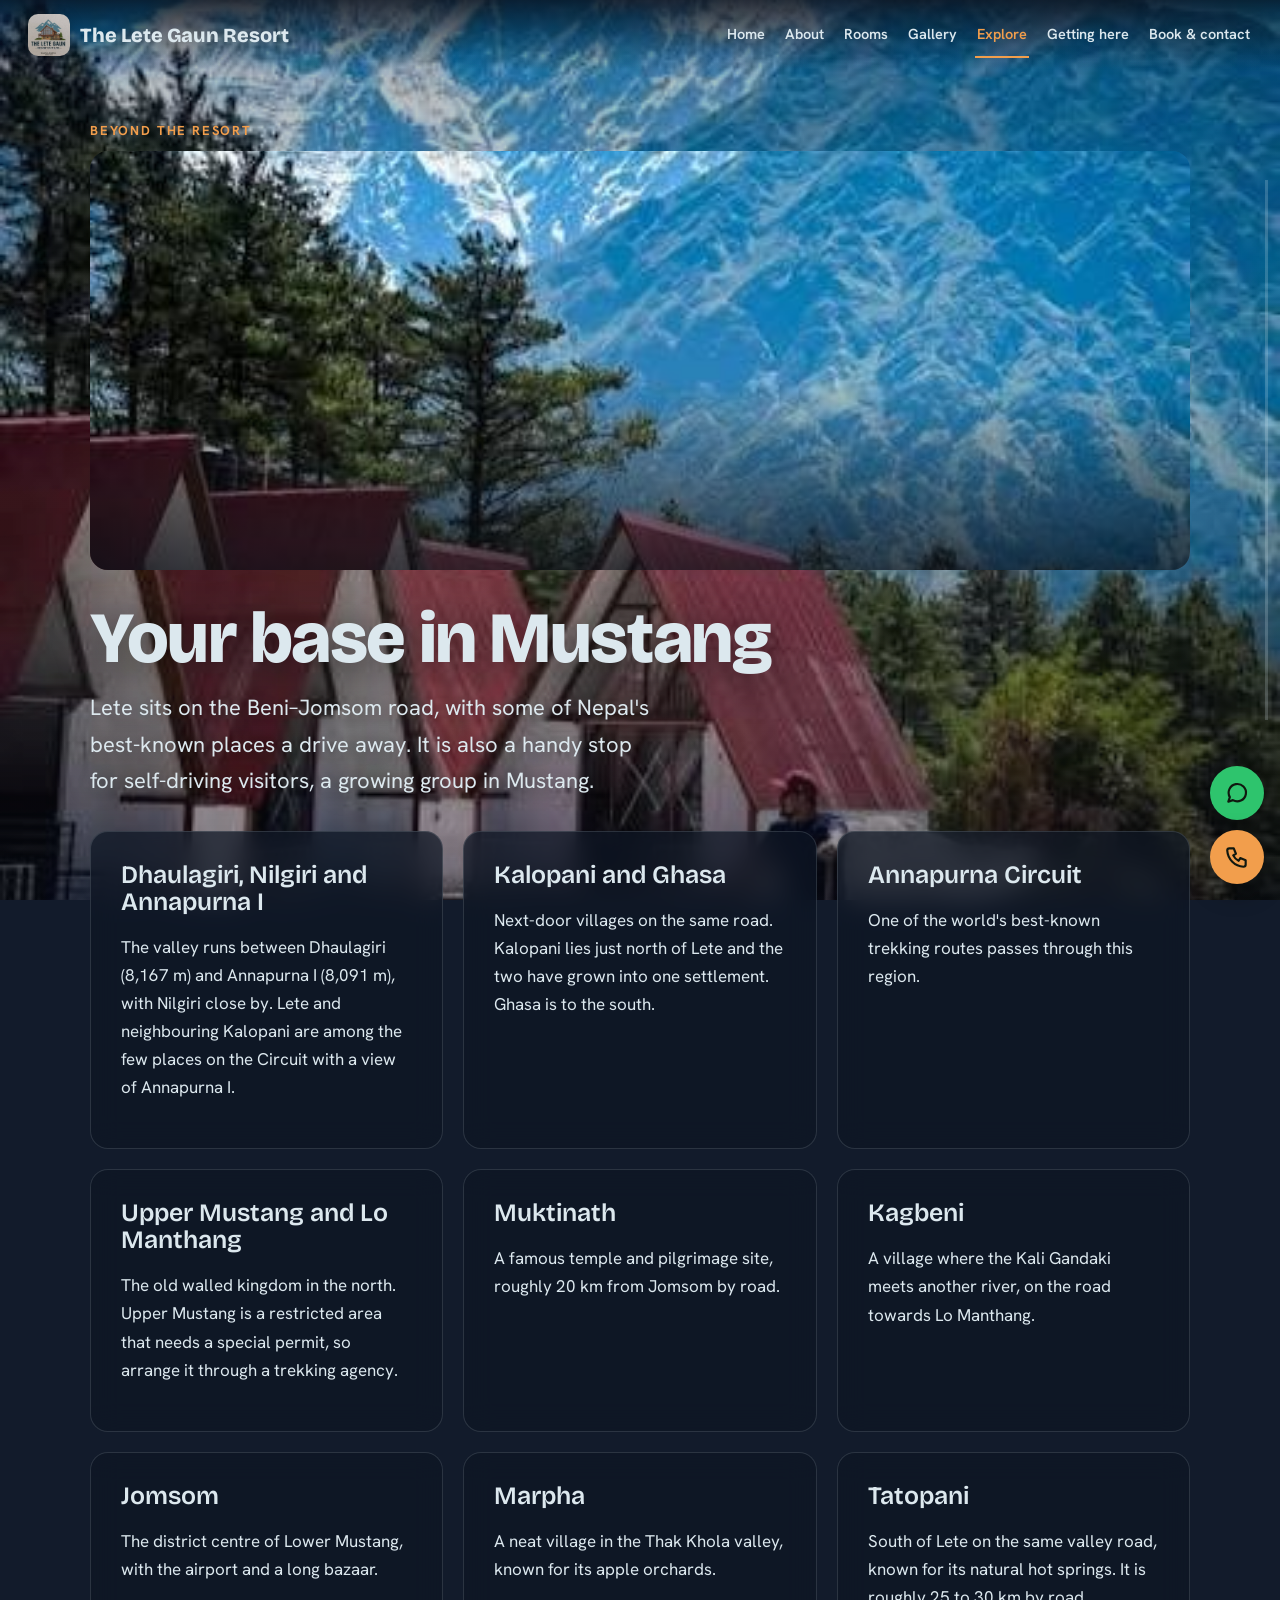
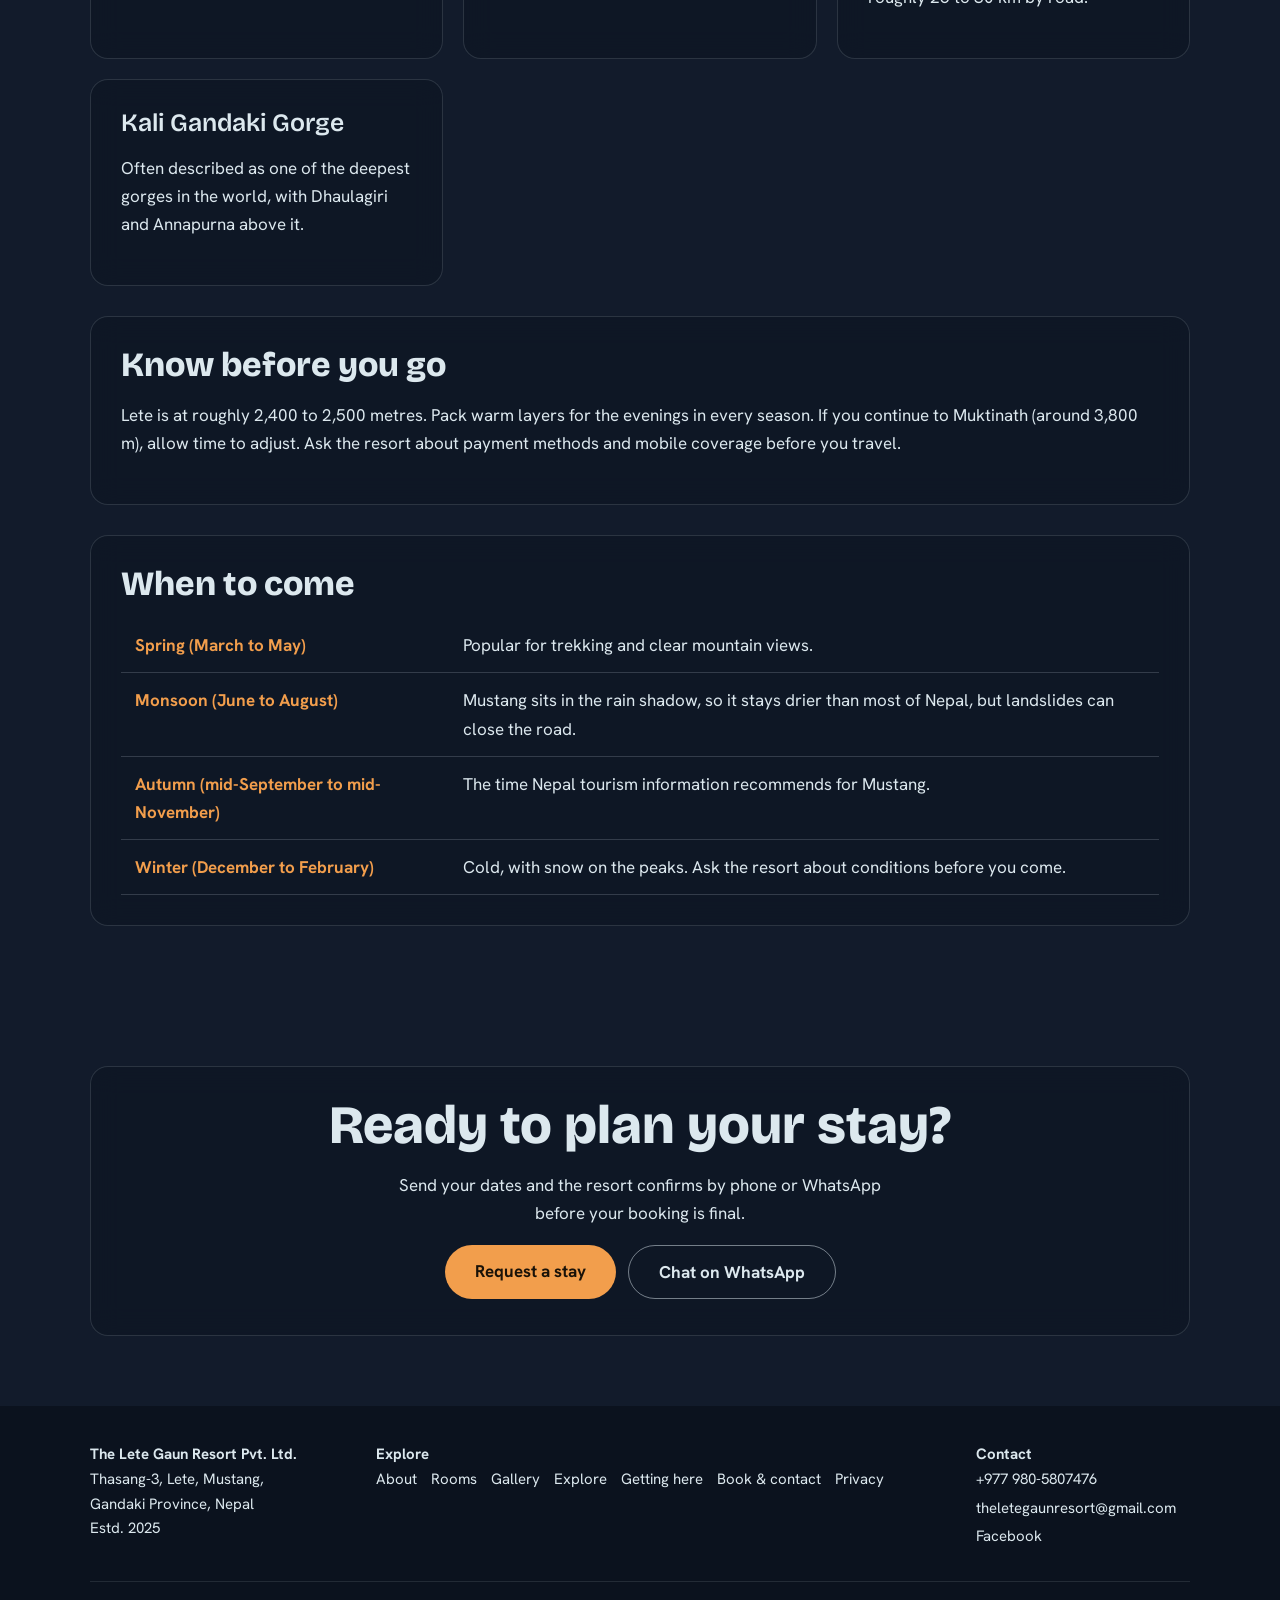
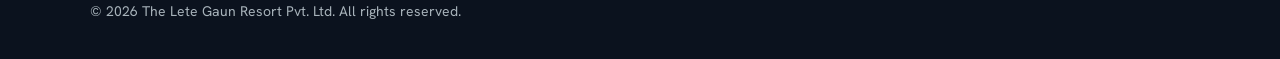
<file: explore.html>
<!doctype html>
<html lang="en">
<head>
<meta charset="utf-8">
<script>document.documentElement.className="js"</script>
<meta name="viewport" content="width=device-width,initial-scale=1">
<title>Explore Mustang · The Lete Gaun Resort</title>
<meta name="description" content="Places to see near Lete: Annapurna Circuit, Upper Mustang, Muktinath, Kagbeni, Jomsom, Marpha, Tatopani and the Kali Gandaki Gorge.">
<link rel="canonical" href="https://www.theletegaunresort.com/explore.html">
<meta property="og:type" content="website">
<meta property="og:site_name" content="The Lete Gaun Resort">
<meta property="og:title" content="Explore Mustang · The Lete Gaun Resort">
<meta property="og:description" content="Places to see near Lete: Annapurna Circuit, Upper Mustang, Muktinath, Kagbeni, Jomsom, Marpha, Tatopani and the Kali Gandaki Gorge.">
<meta property="og:url" content="https://www.theletegaunresort.com/explore.html">
<meta property="og:image" content="https://www.theletegaunresort.com/assets/images/gallery-1.jpg">
<meta name="twitter:card" content="summary_large_image">
<meta name="theme-color" content="#121b2b">
<link rel="icon" href="data:image/svg+xml,%3Csvg xmlns='http://www.w3.org/2000/svg' viewBox='0 0 32 32'%3E%3Crect width='32' height='32' rx='7' fill='%23121b2b'/%3E%3Cpath d='M3 25 12 9l5 8 3-4 9 12z' fill='%23f29e4c'/%3E%3C/svg%3E">
<link rel="preconnect" href="https://fonts.googleapis.com">
<link rel="preconnect" href="https://fonts.gstatic.com" crossorigin>
<link href="https://fonts.googleapis.com/css2?family=Bricolage+Grotesque:wght@600;800&family=Hanken+Grotesk:wght@400;600;700&display=swap" rel="stylesheet">
<link rel="stylesheet" href="assets/css/style.css">
</head>
<body data-page="explore">
<a class="skip" href="#main">Skip to content</a>
<div id="rail" aria-hidden="true"><i></i></div>
<video id="bg" muted playsinline preload="none" poster="assets/images/gallery-1.jpg" aria-hidden="true"></video>
<header>
<a class="logo" href="index.html"><img src="assets/images/logo.jpg" alt="" width="42" height="42"><span>The Lete Gaun Resort</span></a>
<button class="menu" type="button" aria-expanded="false" aria-controls="nav">Menu</button>
<nav id="nav" aria-label="Main"><a href="index.html" data-r="home">Home</a><a href="about.html" data-r="about">About</a><a href="rooms.html" data-r="rooms">Rooms</a><a href="gallery.html" data-r="gallery">Gallery</a><a href="explore.html" data-r="explore">Explore</a><a href="getting-here.html" data-r="route">Getting here</a><a href="book.html" data-r="book">Book &amp; contact</a></nav>
</header>
<noscript><p style="position:relative;z-index:3;padding:100px 28px">Please enable JavaScript to view this website, or contact us on +977 980-5807476.</p></noscript>
<main id="main">
<section data-bg="setting" class="short" style="padding-top:120px"><div class="wrap"><p class="eyebrow">Beyond the resort</p><div class="band"><img src="assets/images/setting.jpg" alt="Cottages beneath a snow-capped peak" style="object-position:50% 30%" decoding="async"></div><h1 class="pg" tabindex="-1">Your base in Mustang</h1><p class="lead" style="margin-top:0">Lete sits on the Beni–Jomsom road, with some of Nepal's best-known places a drive away. It is also a handy stop for self-driving visitors, a growing group in Mustang.</p><div class="grid"><article class="panel rv"><h3>Dhaulagiri, Nilgiri and Annapurna I</h3><p>The valley runs between Dhaulagiri (8,167 m) and Annapurna I (8,091 m), with Nilgiri close by. Lete and neighbouring Kalopani are among the few places on the Circuit with a view of Annapurna I.</p></article><article class="panel rv"><h3>Kalopani and Ghasa</h3><p>Next-door villages on the same road. Kalopani lies just north of Lete and the two have grown into one settlement. Ghasa is to the south.</p></article><article class="panel rv"><h3>Annapurna Circuit</h3><p>One of the world's best-known trekking routes passes through this region.</p></article><article class="panel rv"><h3>Upper Mustang and Lo Manthang</h3><p>The old walled kingdom in the north. Upper Mustang is a restricted area that needs a special permit, so arrange it through a trekking agency.</p></article><article class="panel rv"><h3>Muktinath</h3><p>A famous temple and pilgrimage site, roughly 20 km from Jomsom by road.</p></article><article class="panel rv"><h3>Kagbeni</h3><p>A village where the Kali Gandaki meets another river, on the road towards Lo Manthang.</p></article><article class="panel rv"><h3>Jomsom</h3><p>The district centre of Lower Mustang, with the airport and a long bazaar.</p></article><article class="panel rv"><h3>Marpha</h3><p>A neat village in the Thak Khola valley, known for its apple orchards.</p></article><article class="panel rv"><h3>Tatopani</h3><p>South of Lete on the same valley road, known for its natural hot springs. It is roughly 25 to 30 km by road.</p></article><article class="panel rv"><h3>Kali Gandaki Gorge</h3><p>Often described as one of the deepest gorges in the world, with Dhaulagiri and Annapurna above it.</p></article></div><div class="panel rv" style="margin-top:30px"><h2 style="font-size:34px">Know before you go</h2><p>Lete is at roughly 2,400 to 2,500 metres. Pack warm layers for the evenings in every season. If you continue to Muktinath (around 3,800 m), allow time to adjust. Ask the resort about payment methods and mobile coverage before you travel.</p></div><div class="panel rv" style="margin-top:30px"><h2 style="font-size:34px">When to come</h2><div class="tw"><table class="tbl"><tbody><tr><th>Spring (March to May)</th><td>Popular for trekking and clear mountain views.</td></tr><tr><th>Monsoon (June to August)</th><td>Mustang sits in the rain shadow, so it stays drier than most of Nepal, but landslides can close the road.</td></tr><tr><th>Autumn (mid-September to mid-November)</th><td>The time Nepal tourism information recommends for Mustang.</td></tr><tr><th>Winter (December to February)</th><td>Cold, with snow on the peaks. Ask the resort about conditions before you come.</td></tr></tbody></table></div></div></div></section>
<section data-bg="g3" class="short"><div class="wrap"><div class="panel rv" style="text-align:center"><h2>Ready to plan your stay?</h2><p style="max-width:520px;margin:0 auto">Send your dates and the resort confirms by phone or WhatsApp before your booking is final.</p><div class="row" style="justify-content:center"><a class="btn" href="book.html">Request a stay</a><a class="btn ghost" data-cfg="wa" href="https://wa.me/9779805807476" target="_blank" rel="noopener">Chat on WhatsApp</a></div></div></div></section>
</main>
<footer><div class="wrap fgrid"><div><strong>The Lete Gaun Resort Pvt. Ltd.</strong><br>Thasang-3, Lete, Mustang,<br>Gandaki Province, Nepal<br>Estd. 2025</div><div><strong>Explore</strong><br><a href="about.html">About</a><a href="rooms.html">Rooms</a><a href="gallery.html">Gallery</a><a href="explore.html">Explore</a><a href="getting-here.html">Getting here</a><a href="book.html">Book &amp; contact</a><a href="privacy.html">Privacy</a></div><div><strong>Contact</strong><br><a data-cfg="tel" href="tel:+9779805807476">+977 980-5807476</a><br><a data-cfg="mail" href="mailto:theletegaunresort@gmail.com">theletegaunresort@gmail.com</a><br><a data-cfg="fb" href="https://www.facebook.com/letegaun/" target="_blank" rel="noopener">Facebook</a></div></div><p class="copy">&copy; 2026 The Lete Gaun Resort Pvt. Ltd. All rights reserved.</p></footer>
<script src="assets/js/config.js" defer></script>
<script src="assets/js/main.js" defer></script>
</body>
</html>
</file>
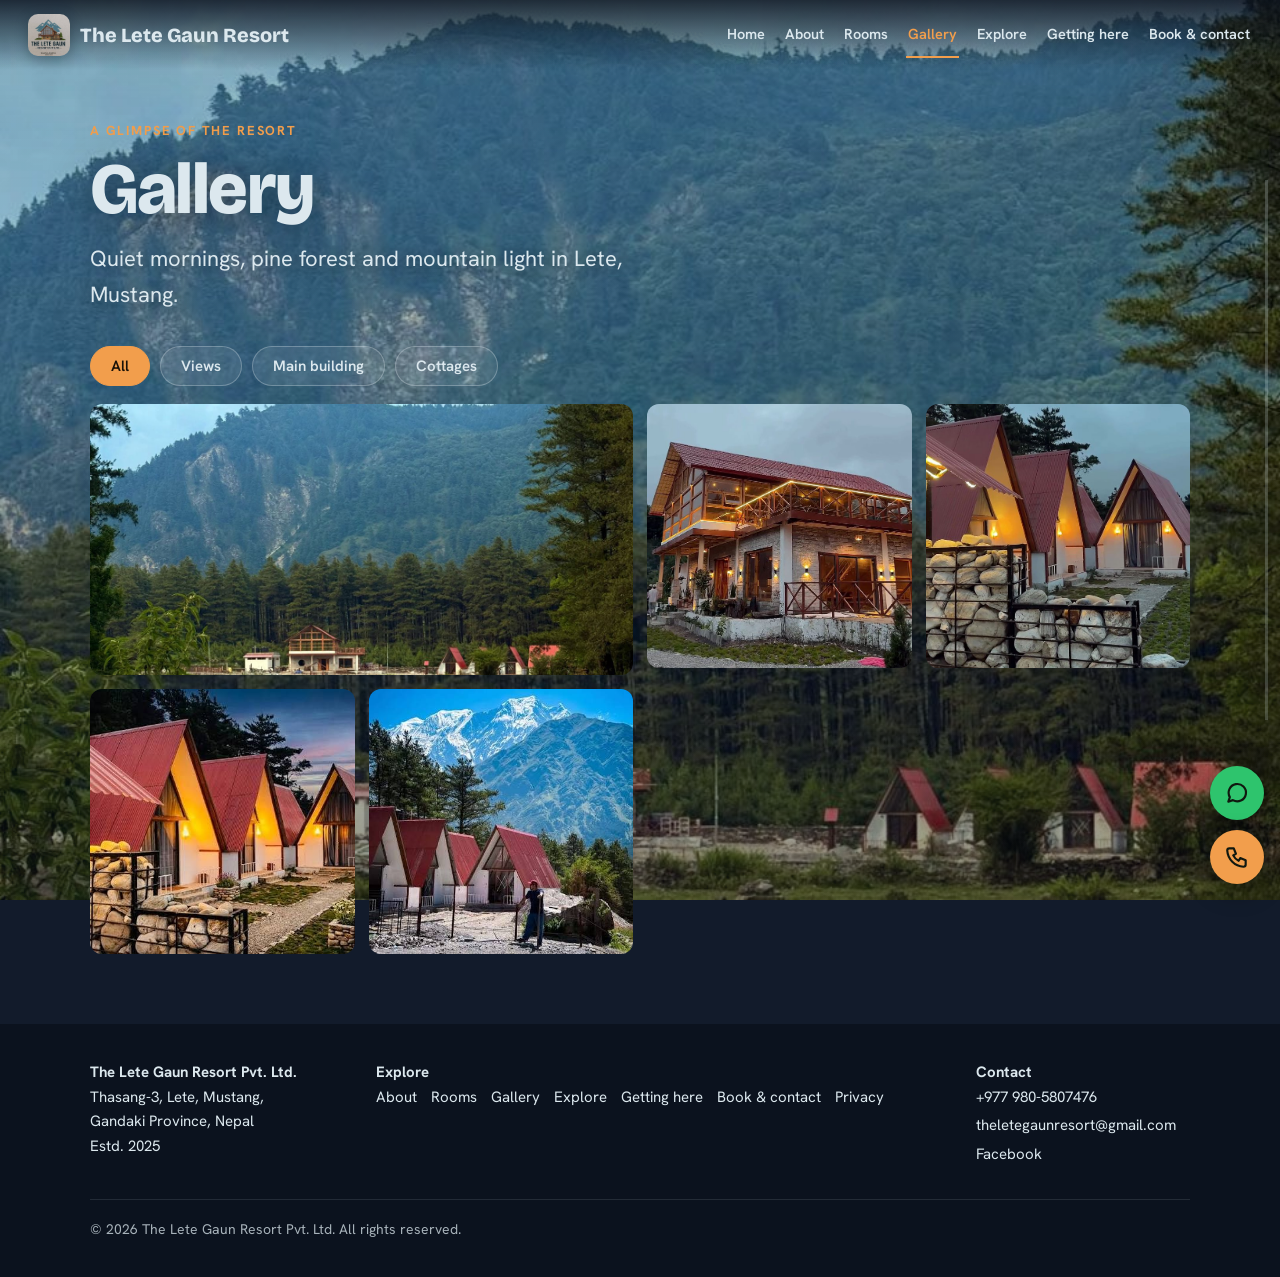
<file: gallery.html>
<!doctype html>
<html lang="en">
<head>
<meta charset="utf-8">
<script>document.documentElement.className="js"</script>
<meta name="viewport" content="width=device-width,initial-scale=1">
<title>Gallery · The Lete Gaun Resort</title>
<meta name="description" content="Photos of The Lete Gaun Resort: A-frame cottages, the main building and Himalayan views in Lete, Mustang.">
<link rel="canonical" href="https://www.theletegaunresort.com/gallery.html">
<meta property="og:type" content="website">
<meta property="og:site_name" content="The Lete Gaun Resort">
<meta property="og:title" content="Gallery · The Lete Gaun Resort">
<meta property="og:description" content="Photos of The Lete Gaun Resort: A-frame cottages, the main building and Himalayan views in Lete, Mustang.">
<meta property="og:url" content="https://www.theletegaunresort.com/gallery.html">
<meta property="og:image" content="https://www.theletegaunresort.com/assets/images/gallery-1.jpg">
<meta name="twitter:card" content="summary_large_image">
<meta name="theme-color" content="#121b2b">
<link rel="icon" href="data:image/svg+xml,%3Csvg xmlns='http://www.w3.org/2000/svg' viewBox='0 0 32 32'%3E%3Crect width='32' height='32' rx='7' fill='%23121b2b'/%3E%3Cpath d='M3 25 12 9l5 8 3-4 9 12z' fill='%23f29e4c'/%3E%3C/svg%3E">
<link rel="preconnect" href="https://fonts.googleapis.com">
<link rel="preconnect" href="https://fonts.gstatic.com" crossorigin>
<link href="https://fonts.googleapis.com/css2?family=Bricolage+Grotesque:wght@600;800&family=Hanken+Grotesk:wght@400;600;700&display=swap" rel="stylesheet">
<link rel="stylesheet" href="assets/css/style.css">
</head>
<body data-page="gallery">
<a class="skip" href="#main">Skip to content</a>
<div id="rail" aria-hidden="true"><i></i></div>
<video id="bg" muted playsinline preload="none" poster="assets/images/gallery-1.jpg" aria-hidden="true"></video>
<header>
<a class="logo" href="index.html"><img src="assets/images/logo.jpg" alt="" width="42" height="42"><span>The Lete Gaun Resort</span></a>
<button class="menu" type="button" aria-expanded="false" aria-controls="nav">Menu</button>
<nav id="nav" aria-label="Main"><a href="index.html" data-r="home">Home</a><a href="about.html" data-r="about">About</a><a href="rooms.html" data-r="rooms">Rooms</a><a href="gallery.html" data-r="gallery">Gallery</a><a href="explore.html" data-r="explore">Explore</a><a href="getting-here.html" data-r="route">Getting here</a><a href="book.html" data-r="book">Book &amp; contact</a></nav>
</header>
<noscript><p style="position:relative;z-index:3;padding:100px 28px">Please enable JavaScript to view this website, or contact us on +977 980-5807476.</p></noscript>
<main id="main">
<section data-bg="g1">
<div class="wrap"><p class="eyebrow">A glimpse of the resort</p><h1 class="pg" tabindex="-1">Gallery</h1><p class="lead page-intro">Quiet mornings, pine forest and mountain light in Lete, Mustang.</p><div class="chips" id="chips" role="group" aria-label="Filter photos"><button class="chip" type="button" aria-pressed="true">All</button><button class="chip" type="button" aria-pressed="false">Views</button><button class="chip" type="button" aria-pressed="false">Main building</button><button class="chip" type="button" aria-pressed="false">Cottages</button></div><div class="gal" id="galGrid"><button class="ph w" type="button" data-c="Views" data-src="assets/images/gallery-1.jpg" aria-label="Enlarge: The resort below the forested mountain"><img src="assets/images/gallery-1.jpg" alt="The resort below the forested mountain" loading="lazy" decoding="async"></button><button class="ph" type="button" data-c="Main building" data-src="assets/images/gallery-2.jpg" aria-label="Enlarge: The main building lit up at dusk"><img src="assets/images/gallery-2.jpg" alt="The main building lit up at dusk" style="object-position:50% 72%" loading="lazy" decoding="async"></button><button class="ph" type="button" data-c="Cottages" data-src="assets/images/gallery-3.jpg" aria-label="Enlarge: A-frame cottages glowing at dusk"><img src="assets/images/gallery-3.jpg" alt="A-frame cottages glowing at dusk" style="object-position:50% 52%" loading="lazy" decoding="async"></button><button class="ph" type="button" data-c="Cottages" data-src="assets/images/gallery-4.jpg" aria-label="Enlarge: Cottages and garden path at dusk"><img src="assets/images/gallery-4.jpg" alt="Cottages and garden path at dusk" style="object-position:50% 45%" loading="lazy" decoding="async"></button><button class="ph" type="button" data-c="Views" data-src="assets/images/setting.jpg" aria-label="Enlarge: Cottages beneath a snow-capped peak"><img src="assets/images/setting.jpg" alt="Cottages beneath a snow-capped peak" loading="lazy" decoding="async"></button></div></div>
</section>
</main>
<footer><div class="wrap fgrid"><div><strong>The Lete Gaun Resort Pvt. Ltd.</strong><br>Thasang-3, Lete, Mustang,<br>Gandaki Province, Nepal<br>Estd. 2025</div><div><strong>Explore</strong><br><a href="about.html">About</a><a href="rooms.html">Rooms</a><a href="gallery.html">Gallery</a><a href="explore.html">Explore</a><a href="getting-here.html">Getting here</a><a href="book.html">Book &amp; contact</a><a href="privacy.html">Privacy</a></div><div><strong>Contact</strong><br><a data-cfg="tel" href="tel:+9779805807476">+977 980-5807476</a><br><a data-cfg="mail" href="mailto:theletegaunresort@gmail.com">theletegaunresort@gmail.com</a><br><a data-cfg="fb" href="https://www.facebook.com/letegaun/" target="_blank" rel="noopener">Facebook</a></div></div><p class="copy">&copy; 2026 The Lete Gaun Resort Pvt. Ltd. All rights reserved.</p></footer>
<div id="lb" role="dialog" aria-modal="true" aria-label="Photo viewer" hidden><button id="lbx" type="button" aria-label="Close photo">&times;</button><button id="lbp" type="button" aria-label="Previous photo">&lsaquo;</button><img alt=""><span id="lb-count" aria-live="polite"></span><button id="lbn" type="button" aria-label="Next photo">&rsaquo;</button></div>
<script src="assets/js/config.js" defer></script>
<script src="assets/js/main.js" defer></script>
</body>
</html>
</file>
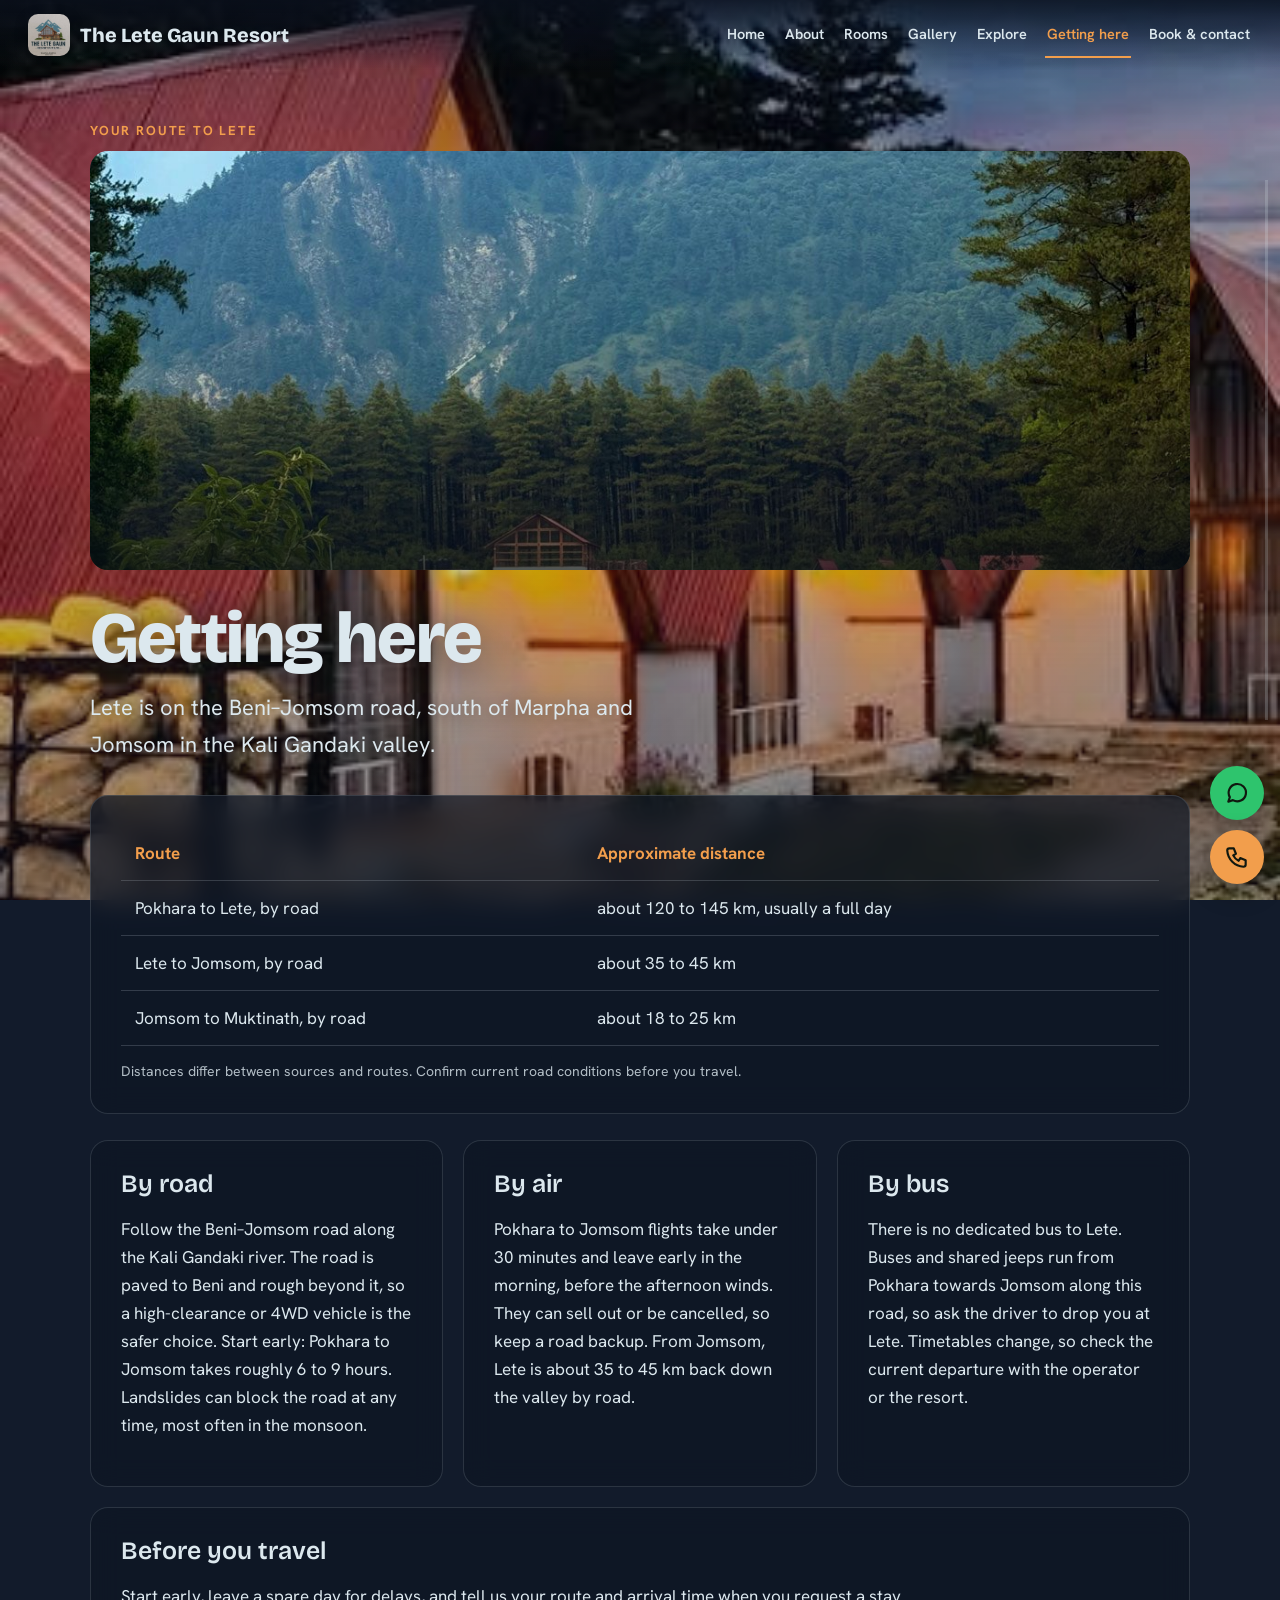
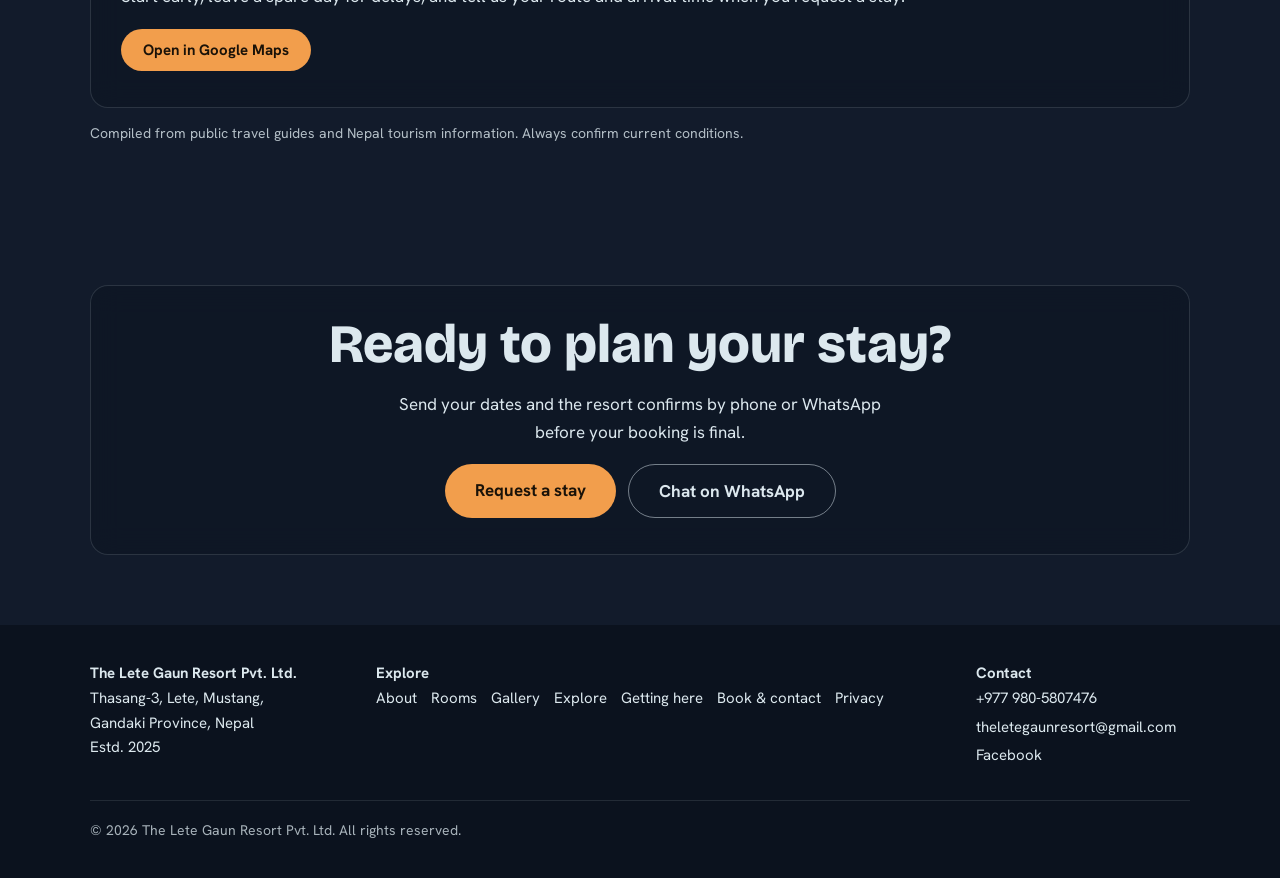
<file: getting-here.html>
<!doctype html>
<html lang="en">
<head>
<meta charset="utf-8">
<script>document.documentElement.className="js"</script>
<meta name="viewport" content="width=device-width,initial-scale=1">
<title>Getting here · The Lete Gaun Resort</title>
<meta name="description" content="How to reach The Lete Gaun Resort in Lete, Mustang: road from Pokhara, the Pokhara to Jomsom flight, buses and travel tips.">
<link rel="canonical" href="https://www.theletegaunresort.com/getting-here.html">
<meta property="og:type" content="website">
<meta property="og:site_name" content="The Lete Gaun Resort">
<meta property="og:title" content="Getting here · The Lete Gaun Resort">
<meta property="og:description" content="How to reach The Lete Gaun Resort in Lete, Mustang: road from Pokhara, the Pokhara to Jomsom flight, buses and travel tips.">
<meta property="og:url" content="https://www.theletegaunresort.com/getting-here.html">
<meta property="og:image" content="https://www.theletegaunresort.com/assets/images/gallery-1.jpg">
<meta name="twitter:card" content="summary_large_image">
<meta name="theme-color" content="#121b2b">
<link rel="icon" href="data:image/svg+xml,%3Csvg xmlns='http://www.w3.org/2000/svg' viewBox='0 0 32 32'%3E%3Crect width='32' height='32' rx='7' fill='%23121b2b'/%3E%3Cpath d='M3 25 12 9l5 8 3-4 9 12z' fill='%23f29e4c'/%3E%3C/svg%3E">
<link rel="preconnect" href="https://fonts.googleapis.com">
<link rel="preconnect" href="https://fonts.gstatic.com" crossorigin>
<link href="https://fonts.googleapis.com/css2?family=Bricolage+Grotesque:wght@600;800&family=Hanken+Grotesk:wght@400;600;700&display=swap" rel="stylesheet">
<link rel="stylesheet" href="assets/css/style.css">
</head>
<body data-page="route">
<a class="skip" href="#main">Skip to content</a>
<div id="rail" aria-hidden="true"><i></i></div>
<video id="bg" muted playsinline preload="none" poster="assets/images/gallery-1.jpg" aria-hidden="true"></video>
<header>
<a class="logo" href="index.html"><img src="assets/images/logo.jpg" alt="" width="42" height="42"><span>The Lete Gaun Resort</span></a>
<button class="menu" type="button" aria-expanded="false" aria-controls="nav">Menu</button>
<nav id="nav" aria-label="Main"><a href="index.html" data-r="home">Home</a><a href="about.html" data-r="about">About</a><a href="rooms.html" data-r="rooms">Rooms</a><a href="gallery.html" data-r="gallery">Gallery</a><a href="explore.html" data-r="explore">Explore</a><a href="getting-here.html" data-r="route">Getting here</a><a href="book.html" data-r="book">Book &amp; contact</a></nav>
</header>
<noscript><p style="position:relative;z-index:3;padding:100px 28px">Please enable JavaScript to view this website, or contact us on +977 980-5807476.</p></noscript>
<main id="main">
<section data-bg="g4" class="short" style="padding-top:120px"><div class="wrap"><p class="eyebrow">Your route to Lete</p><div class="band"><img src="assets/images/gallery-1.jpg" alt="The resort below the forested mountain" style="object-position:50% 60%" decoding="async"></div><h1 class="pg" tabindex="-1">Getting here</h1><p class="lead" style="margin-top:0">Lete is on the Beni–Jomsom road, south of Marpha and Jomsom in the Kali Gandaki valley.</p><div class="panel rv"><div class="tw"><table class="tbl"><thead><tr><th>Route</th><th>Approximate distance</th></tr></thead><tbody><tr><td>Pokhara to Lete, by road</td><td>about 120 to 145 km, usually a full day</td></tr><tr><td>Lete to Jomsom, by road</td><td>about 35 to 45 km</td></tr><tr><td>Jomsom to Muktinath, by road</td><td>about 18 to 25 km</td></tr></tbody></table></div><p class="note">Distances differ between sources and routes. Confirm current road conditions before you travel.</p></div><div class="grid"><div class="panel rv"><h3>By road</h3><p>Follow the Beni–Jomsom road along the Kali Gandaki river. The road is paved to Beni and rough beyond it, so a high-clearance or 4WD vehicle is the safer choice. Start early: Pokhara to Jomsom takes roughly 6 to 9 hours. Landslides can block the road at any time, most often in the monsoon.</p></div><div class="panel rv"><h3>By air</h3><p>Pokhara to Jomsom flights take under 30 minutes and leave early in the morning, before the afternoon winds. They can sell out or be cancelled, so keep a road backup. From Jomsom, Lete is about 35 to 45 km back down the valley by road.</p></div><div class="panel rv"><h3>By bus</h3><p>There is no dedicated bus to Lete. Buses and shared jeeps run from Pokhara towards Jomsom along this road, so ask the driver to drop you at Lete. Timetables change, so check the current departure with the operator or the resort.</p></div></div><div class="panel rv" style="margin-top:20px"><h3>Before you travel</h3><p>Start early, leave a spare day for delays, and tell us your route and arrival time when you request a stay.</p><div class="row"><a class="btn sm" href="https://www.google.com/maps/search/?api=1&amp;query=The+Lete+Gaun+Resort+Mustang" target="_blank" rel="noopener">Open in Google Maps</a></div></div><p class="note">Compiled from public travel guides and Nepal tourism information. Always confirm current conditions.</p></div></section>
<section data-bg="g3" class="short"><div class="wrap"><div class="panel rv" style="text-align:center"><h2>Ready to plan your stay?</h2><p style="max-width:520px;margin:0 auto">Send your dates and the resort confirms by phone or WhatsApp before your booking is final.</p><div class="row" style="justify-content:center"><a class="btn" href="book.html">Request a stay</a><a class="btn ghost" data-cfg="wa" href="https://wa.me/9779805807476" target="_blank" rel="noopener">Chat on WhatsApp</a></div></div></div></section>
</main>
<footer><div class="wrap fgrid"><div><strong>The Lete Gaun Resort Pvt. Ltd.</strong><br>Thasang-3, Lete, Mustang,<br>Gandaki Province, Nepal<br>Estd. 2025</div><div><strong>Explore</strong><br><a href="about.html">About</a><a href="rooms.html">Rooms</a><a href="gallery.html">Gallery</a><a href="explore.html">Explore</a><a href="getting-here.html">Getting here</a><a href="book.html">Book &amp; contact</a><a href="privacy.html">Privacy</a></div><div><strong>Contact</strong><br><a data-cfg="tel" href="tel:+9779805807476">+977 980-5807476</a><br><a data-cfg="mail" href="mailto:theletegaunresort@gmail.com">theletegaunresort@gmail.com</a><br><a data-cfg="fb" href="https://www.facebook.com/letegaun/" target="_blank" rel="noopener">Facebook</a></div></div><p class="copy">&copy; 2026 The Lete Gaun Resort Pvt. Ltd. All rights reserved.</p></footer>
<script src="assets/js/config.js" defer></script>
<script src="assets/js/main.js" defer></script>
</body>
</html>
</file>
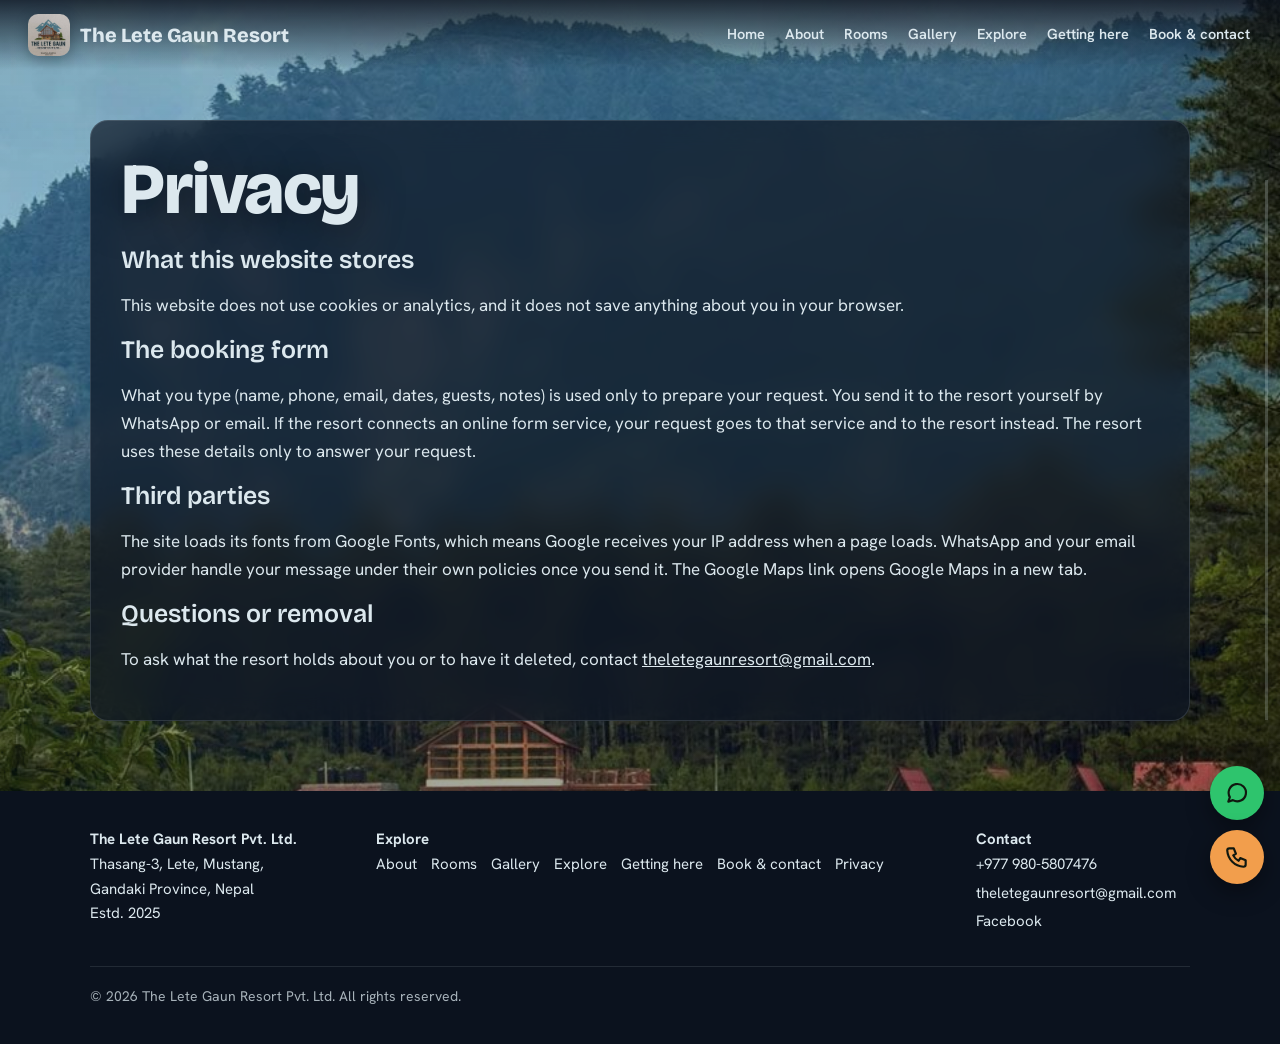
<file: privacy.html>
<!doctype html>
<html lang="en">
<head>
<meta charset="utf-8">
<script>document.documentElement.className="js"</script>
<meta name="viewport" content="width=device-width,initial-scale=1">
<title>Privacy · The Lete Gaun Resort</title>
<meta name="description" content="How the website of The Lete Gaun Resort handles your information.">
<meta name="theme-color" content="#121b2b">
<link rel="canonical" href="https://www.theletegaunresort.com/privacy.html">
<link rel="icon" href="data:image/svg+xml,%3Csvg xmlns='http://www.w3.org/2000/svg' viewBox='0 0 32 32'%3E%3Crect width='32' height='32' rx='7' fill='%23121b2b'/%3E%3Cpath d='M3 25 12 9l5 8 3-4 9 12z' fill='%23f29e4c'/%3E%3C/svg%3E">
<link rel="preconnect" href="https://fonts.googleapis.com">
<link rel="preconnect" href="https://fonts.gstatic.com" crossorigin>
<link href="https://fonts.googleapis.com/css2?family=Bricolage+Grotesque:wght@600;800&family=Hanken+Grotesk:wght@400;600;700&display=swap" rel="stylesheet">
<link rel="stylesheet" href="assets/css/style.css">
</head>
<body data-page="privacy">
<a class="skip" href="#main">Skip to content</a>
<div id="rail" aria-hidden="true"><i></i></div>
<video id="bg" muted playsinline preload="none" poster="assets/images/gallery-1.jpg" aria-hidden="true"></video>
<header>
<a class="logo" href="index.html"><img src="assets/images/logo.jpg" alt="" width="42" height="42"><span>The Lete Gaun Resort</span></a>
<button class="menu" type="button" aria-expanded="false" aria-controls="nav">Menu</button>
<nav id="nav" aria-label="Main"><a href="index.html" data-r="home">Home</a><a href="about.html" data-r="about">About</a><a href="rooms.html" data-r="rooms">Rooms</a><a href="gallery.html" data-r="gallery">Gallery</a><a href="explore.html" data-r="explore">Explore</a><a href="getting-here.html" data-r="route">Getting here</a><a href="book.html" data-r="book">Book &amp; contact</a></nav>
</header>
<noscript><p style="position:relative;z-index:3;padding:100px 28px">Please enable JavaScript to view this website, or contact us on +977 980-5807476.</p></noscript>
<main id="main">
<section data-bg="g1" class="short" style="padding-top:120px"><div class="wrap"><div class="panel"><h1 class="pg" tabindex="-1">Privacy</h1><h3 style="margin-top:18px">What this website stores</h3><p>This website does not use cookies or analytics, and it does not save anything about you in your browser.</p><h3 style="margin-top:18px">The booking form</h3><p>What you type (name, phone, email, dates, guests, notes) is used only to prepare your request. You send it to the resort yourself by WhatsApp or email. If the resort connects an online form service, your request goes to that service and to the resort instead. The resort uses these details only to answer your request.</p><h3 style="margin-top:18px">Third parties</h3><p>The site loads its fonts from Google Fonts, which means Google receives your IP address when a page loads. WhatsApp and your email provider handle your message under their own policies once you send it. The Google Maps link opens Google Maps in a new tab.</p><h3 style="margin-top:18px">Questions or removal</h3><p>To ask what the resort holds about you or to have it deleted, contact <a data-cfg="mail" href="mailto:theletegaunresort@gmail.com">theletegaunresort@gmail.com</a>.</p></div></div></section>
</main>
<footer><div class="wrap fgrid"><div><strong>The Lete Gaun Resort Pvt. Ltd.</strong><br>Thasang-3, Lete, Mustang,<br>Gandaki Province, Nepal<br>Estd. 2025</div><div><strong>Explore</strong><br><a href="about.html">About</a><a href="rooms.html">Rooms</a><a href="gallery.html">Gallery</a><a href="explore.html">Explore</a><a href="getting-here.html">Getting here</a><a href="book.html">Book &amp; contact</a><a href="privacy.html">Privacy</a></div><div><strong>Contact</strong><br><a data-cfg="tel" href="tel:+9779805807476">+977 980-5807476</a><br><a data-cfg="mail" href="mailto:theletegaunresort@gmail.com">theletegaunresort@gmail.com</a><br><a data-cfg="fb" href="https://www.facebook.com/letegaun/" target="_blank" rel="noopener">Facebook</a></div></div><p class="copy">&copy; 2026 The Lete Gaun Resort Pvt. Ltd. All rights reserved.</p></footer>
<script src="assets/js/config.js" defer></script>
<script src="assets/js/main.js" defer></script>
</body>
</html>
</file>
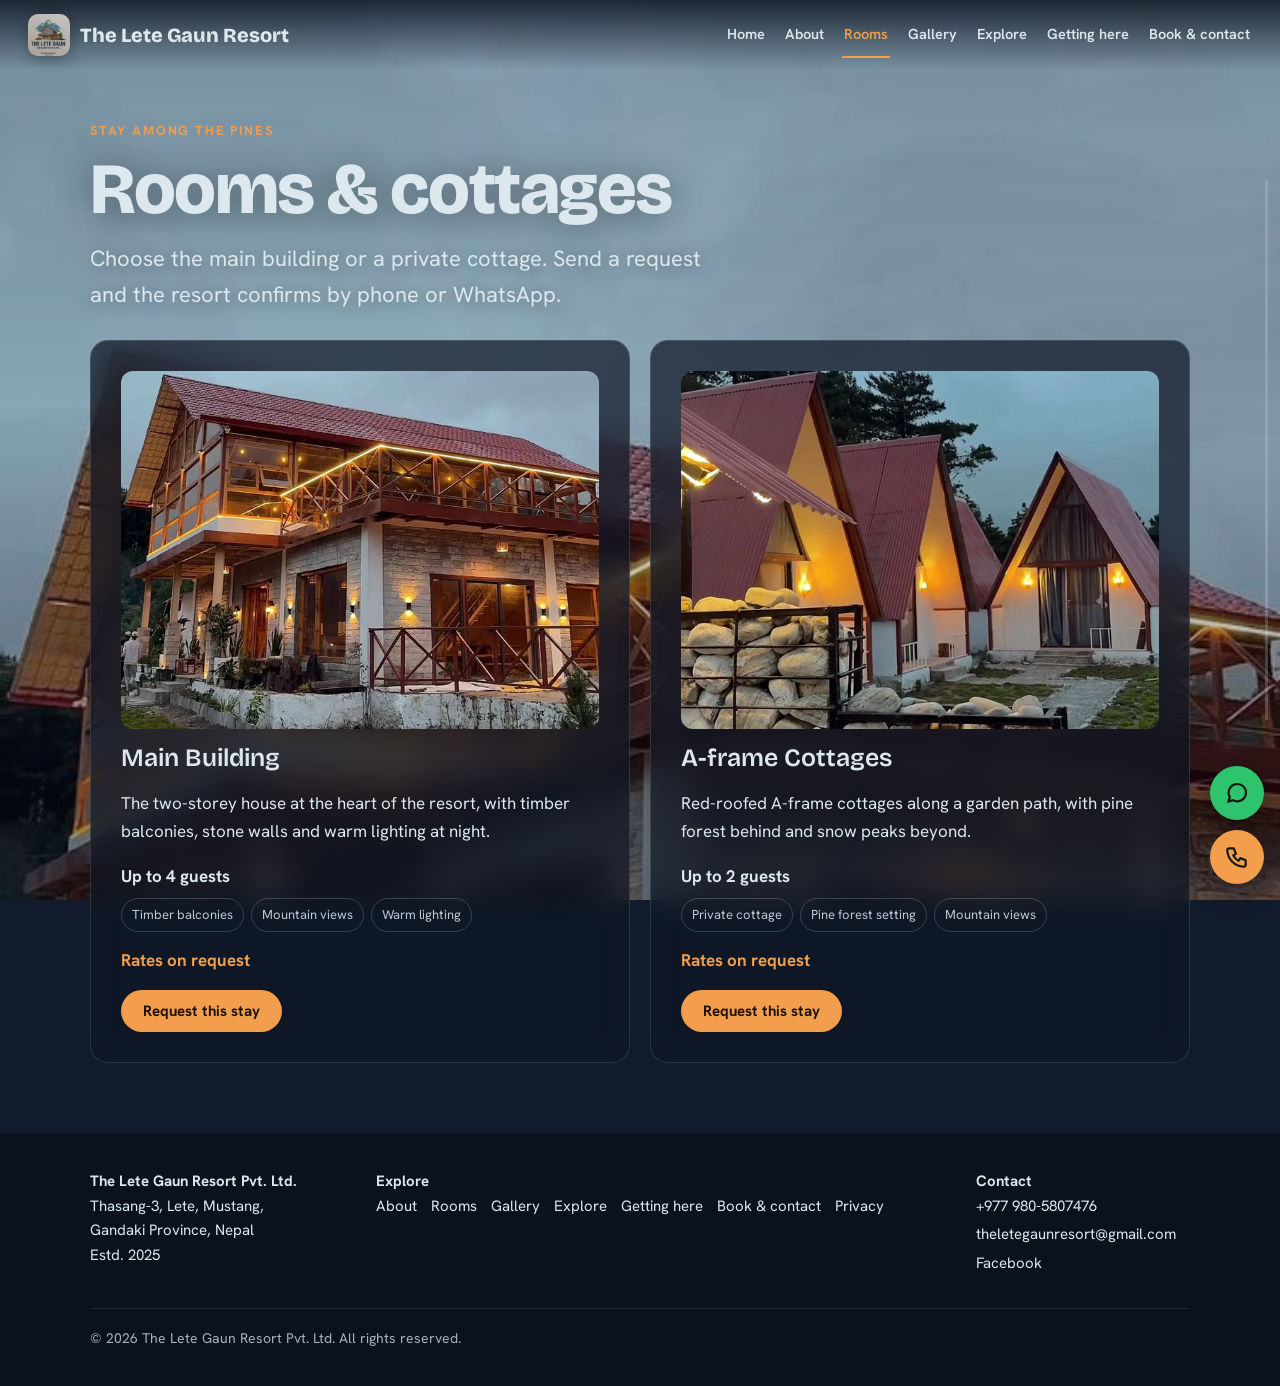
<file: rooms.html>
<!doctype html>
<html lang="en">
<head>
<meta charset="utf-8">
<script>document.documentElement.className="js"</script>
<meta name="viewport" content="width=device-width,initial-scale=1">
<title>Rooms &amp; cottages · The Lete Gaun Resort</title>
<meta name="description" content="Stay in the main building or an A-frame cottage at The Lete Gaun Resort in Lete, Mustang. Send a booking request online.">
<link rel="canonical" href="https://www.theletegaunresort.com/rooms.html">
<meta property="og:type" content="website">
<meta property="og:site_name" content="The Lete Gaun Resort">
<meta property="og:title" content="Rooms &amp; cottages · The Lete Gaun Resort">
<meta property="og:description" content="Stay in the main building or an A-frame cottage at The Lete Gaun Resort in Lete, Mustang. Send a booking request online.">
<meta property="og:url" content="https://www.theletegaunresort.com/rooms.html">
<meta property="og:image" content="https://www.theletegaunresort.com/assets/images/gallery-1.jpg">
<meta name="twitter:card" content="summary_large_image">
<meta name="theme-color" content="#121b2b">
<link rel="icon" href="data:image/svg+xml,%3Csvg xmlns='http://www.w3.org/2000/svg' viewBox='0 0 32 32'%3E%3Crect width='32' height='32' rx='7' fill='%23121b2b'/%3E%3Cpath d='M3 25 12 9l5 8 3-4 9 12z' fill='%23f29e4c'/%3E%3C/svg%3E">
<link rel="preconnect" href="https://fonts.googleapis.com">
<link rel="preconnect" href="https://fonts.gstatic.com" crossorigin>
<link href="https://fonts.googleapis.com/css2?family=Bricolage+Grotesque:wght@600;800&family=Hanken+Grotesk:wght@400;600;700&display=swap" rel="stylesheet">
<link rel="stylesheet" href="assets/css/style.css">
</head>
<body data-page="rooms">
<a class="skip" href="#main">Skip to content</a>
<div id="rail" aria-hidden="true"><i></i></div>
<video id="bg" muted playsinline preload="none" poster="assets/images/gallery-1.jpg" aria-hidden="true"></video>
<header>
<a class="logo" href="index.html"><img src="assets/images/logo.jpg" alt="" width="42" height="42"><span>The Lete Gaun Resort</span></a>
<button class="menu" type="button" aria-expanded="false" aria-controls="nav">Menu</button>
<nav id="nav" aria-label="Main"><a href="index.html" data-r="home">Home</a><a href="about.html" data-r="about">About</a><a href="rooms.html" data-r="rooms">Rooms</a><a href="gallery.html" data-r="gallery">Gallery</a><a href="explore.html" data-r="explore">Explore</a><a href="getting-here.html" data-r="route">Getting here</a><a href="book.html" data-r="book">Book &amp; contact</a></nav>
</header>
<noscript><p style="position:relative;z-index:3;padding:100px 28px">Please enable JavaScript to view this website, or contact us on +977 980-5807476.</p></noscript>
<main id="main">
<section data-bg="g2">
<div class="wrap"><p class="eyebrow">Stay among the pines</p><h1 class="pg" tabindex="-1">Rooms &amp; cottages</h1><p class="lead page-intro" style="margin-bottom:0">Choose the main building or a private cottage. Send a request and the resort confirms by phone or WhatsApp.</p><div class="grid" id="roomGrid"><article class="panel rv room-card"><div class="ph"><img src="assets/images/main-building.jpg" alt="The main building lit up at dusk" decoding="async" loading="lazy" width="1200" height="800"></div><h3>Main Building</h3><p>The two-storey house at the heart of the resort, with timber balconies, stone walls and warm lighting at night.</p><p class="capacity">Up to 4 guests</p><ul class="amenities"><li>Timber balconies</li><li>Mountain views</li><li>Warm lighting</li></ul><p class="price" data-room="main">Rates on request</p><a class="btn sm" href="book.html?room=main">Request this stay</a></article><article class="panel rv room-card"><div class="ph"><img src="assets/images/cottage.jpg" alt="A-frame cottages glowing at dusk" decoding="async" loading="lazy" width="1200" height="800"></div><h3>A-frame Cottages</h3><p>Red-roofed A-frame cottages along a garden path, with pine forest behind and snow peaks beyond.</p><p class="capacity">Up to 2 guests</p><ul class="amenities"><li>Private cottage</li><li>Pine forest setting</li><li>Mountain views</li></ul><p class="price" data-room="cottage">Rates on request</p><a class="btn sm" href="book.html?room=cottage">Request this stay</a></article></div></div>
</section>
</main>
<footer><div class="wrap fgrid"><div><strong>The Lete Gaun Resort Pvt. Ltd.</strong><br>Thasang-3, Lete, Mustang,<br>Gandaki Province, Nepal<br>Estd. 2025</div><div><strong>Explore</strong><br><a href="about.html">About</a><a href="rooms.html">Rooms</a><a href="gallery.html">Gallery</a><a href="explore.html">Explore</a><a href="getting-here.html">Getting here</a><a href="book.html">Book &amp; contact</a><a href="privacy.html">Privacy</a></div><div><strong>Contact</strong><br><a data-cfg="tel" href="tel:+9779805807476">+977 980-5807476</a><br><a data-cfg="mail" href="mailto:theletegaunresort@gmail.com">theletegaunresort@gmail.com</a><br><a data-cfg="fb" href="https://www.facebook.com/letegaun/" target="_blank" rel="noopener">Facebook</a></div></div><p class="copy">&copy; 2026 The Lete Gaun Resort Pvt. Ltd. All rights reserved.</p></footer>
<script src="assets/js/config.js" defer></script>
<script src="assets/js/main.js" defer></script>
</body>
</html>
</file>
<file: assets/css/style.css>
:root{--night:#121b2b;--glacier:#dce8ee;--saffron:#f29e4c}
*{box-sizing:border-box}[hidden]{display:none!important}
html{scroll-behavior:smooth}
body{margin:0;background:var(--night);color:var(--glacier);font:17px/1.65 'Hanken Grotesk',system-ui,sans-serif;color-scheme:dark}
a{color:inherit}
:focus-visible{outline:3px solid var(--saffron);outline-offset:3px}
header{position:fixed;top:0;left:0;right:0;z-index:5;display:flex;justify-content:space-between;align-items:center;gap:6px 24px;flex-wrap:wrap;padding:12px 28px;background:linear-gradient(rgba(10,16,28,.82),transparent)}
header.scrolled{background:rgba(10,16,28,.9);box-shadow:0 8px 26px rgba(0,0,0,.18);backdrop-filter:blur(12px);-webkit-backdrop-filter:blur(12px)}
.logo{display:inline-flex;align-items:center;gap:10px;font:800 20px 'Bricolage Grotesque',sans-serif;text-decoration:none}
.logo img{width:42px;height:42px;object-fit:cover;border-radius:10px;box-shadow:0 4px 14px rgba(0,0,0,.28)}
nav{display:flex;gap:2px 22px;flex-wrap:wrap;font-weight:600;font-size:15px}
nav a{padding:10px 2px;text-decoration:none;border-bottom:2px solid transparent}
nav a:hover,nav a[aria-current]{color:var(--saffron);border-color:var(--saffron)}
main{position:relative;z-index:2}
section{min-height:100vh;display:flex;align-items:center;padding:120px 28px 70px}
section.short{min-height:0;padding-top:70px}
.wrap{max-width:1100px;margin:0 auto;width:100%}
h1,h2,h3{font-family:'Bricolage Grotesque',sans-serif;line-height:1.08;margin:0}
h1{font-size:clamp(44px,9vw,116px);font-weight:800;letter-spacing:-.02em;text-shadow:0 4px 40px rgba(0,0,0,.5)}
h1.pg{font-size:clamp(38px,6vw,72px);margin-bottom:12px}
h2{font-size:clamp(30px,4.5vw,54px);font-weight:800;margin-bottom:16px}
h3{font-size:25px;font-weight:600;margin:0 0 8px}
.lead{font-size:clamp(18px,2vw,22px);max-width:560px;margin:22px 0 32px;text-shadow:0 2px 20px rgba(0,0,0,.6)}
.page-intro{margin-top:0;max-width:620px}
.eyebrow{color:var(--saffron);font-size:13px;font-weight:700;letter-spacing:.14em;text-transform:uppercase;margin:0 0 10px}
.trust-row{display:flex;flex-wrap:wrap;gap:8px 18px;margin-top:24px;font-size:14px;font-weight:600}
.trust-row span{display:inline-flex;align-items:center;gap:7px}
.trust-row span::before{content:"";width:6px;height:6px;border-radius:50%;background:var(--saffron)}
.btn{display:inline-block;background:var(--saffron);color:#1a1208;padding:15px 30px;border-radius:999px;border:0;cursor:pointer;font:700 17px 'Hanken Grotesk',sans-serif;text-decoration:none;transition:transform .2s,box-shadow .2s}
.btn:hover{transform:translateY(-2px);box-shadow:0 10px 30px rgba(242,158,76,.35)}
.btn.sm{padding:11px 22px;font-size:15px}
.btn.ghost{background:transparent;color:var(--glacier);border:1.5px solid rgba(220,232,238,.5)}
.panel{background:rgba(14,22,36,.7);backdrop-filter:blur(14px);-webkit-backdrop-filter:blur(14px);border:1px solid rgba(220,232,238,.14);border-radius:18px;padding:30px}
.grid{display:grid;grid-template-columns:repeat(auto-fit,minmax(280px,1fr));gap:20px;margin-top:26px}
.two{display:grid;grid-template-columns:repeat(auto-fit,minmax(300px,1fr));gap:24px;align-items:start}
.ph{display:block;width:100%;margin:0 0 16px;padding:0;border:0;border-radius:12px;overflow:hidden;aspect-ratio:4/3;background:rgba(255,255,255,.06)}
.ph img{width:100%;height:100%;object-fit:cover;display:block;transition:transform .7s cubic-bezier(.2,.7,.2,1)}
.panel:hover .ph img,.gal .ph:hover img{transform:scale(1.06)}
.price{font-weight:700;color:var(--saffron);margin:12px 0 16px}
.capacity{font-weight:700;margin:16px 0 8px}
.amenities{display:flex;flex-wrap:wrap;gap:7px;margin:0 0 14px;padding:0;list-style:none}
.amenities li{border:1px solid rgba(220,232,238,.2);border-radius:999px;padding:5px 10px;font-size:13px;color:rgba(220,232,238,.85)}
.proof{max-width:820px;margin:0 auto}
.chips{display:flex;flex-wrap:wrap;gap:10px;margin:18px 0}
.chip{background:rgba(255,255,255,.08);color:inherit;border:1px solid rgba(220,232,238,.3);border-radius:999px;padding:9px 20px;font:600 15px 'Hanken Grotesk',sans-serif;cursor:pointer}
.chip[aria-pressed=true]{background:var(--saffron);color:#1a1208;border-color:var(--saffron)}
.gal{display:grid;grid-template-columns:repeat(auto-fill,minmax(240px,1fr));gap:14px}
.gal .ph{margin:0;aspect-ratio:1;cursor:zoom-in;transition:transform .25s,box-shadow .25s}.gal .ph:hover{transform:translateY(-3px);box-shadow:0 14px 30px rgba(0,0,0,.25)}.gal .ph.w{grid-column:span 2;aspect-ratio:2/1}
label{display:block;font-size:14px;font-weight:600;margin-bottom:6px}
input,select,textarea{width:100%;padding:13px;background:rgba(255,255,255,.08);border:1px solid rgba(220,232,238,.3);color:inherit;border-radius:10px;font:inherit}
select option{color:#111}textarea{resize:vertical;min-height:84px}
input[aria-invalid=true],select[aria-invalid=true]{border-color:#ffb4a2}
.f2{display:grid;grid-template-columns:1fr 1fr;gap:14px;margin-bottom:14px}.f1{margin-bottom:14px}
.form-progress{display:flex;align-items:center;gap:10px;margin:0 0 24px;color:rgba(220,232,238,.72);font-size:13px;font-weight:700;text-transform:uppercase;letter-spacing:.08em}
.form-progress::before{content:"";width:34px;height:3px;border-radius:99px;background:var(--saffron)}
.er{display:block;color:#ffb4a2;font-size:14px;min-height:1.3em;margin-top:4px}
.hp{position:absolute;left:-9999px;width:1px;height:1px;overflow:hidden}
#sum{margin:0 0 16px;font-weight:600;color:var(--saffron);min-height:1.6em}
.ref{font:800 28px 'Bricolage Grotesque',sans-serif;color:var(--saffron)}
.row{display:flex;flex-wrap:wrap;gap:12px;margin:18px 0 6px}
.info p{margin:0 0 10px}.info a{color:var(--saffron)}
#lb{position:fixed;inset:0;z-index:20;background:rgba(5,9,16,.94);display:none;align-items:center;justify-content:center;padding:56px 16px}
#lb.on{display:flex}#lb img{max-width:100%;max-height:100%;border-radius:10px}
#lb button{position:absolute;background:rgba(255,255,255,.1);border:0;color:#fff;font-size:30px;cursor:pointer;width:52px;height:52px;border-radius:50%}
#lb-count{position:absolute;left:50%;bottom:18px;transform:translateX(-50%);font-size:14px;color:rgba(255,255,255,.78)}
#lbx{top:12px;right:14px}#lbp{left:12px;top:50%;transform:translateY(-50%)}#lbn{right:12px;top:50%;transform:translateY(-50%)}
footer{position:relative;z-index:2;background:#0b121e;padding:36px 28px;font-size:15px}
footer .wrap{display:flex;flex-wrap:wrap;gap:16px 40px;justify-content:space-between}
footer a{margin-right:16px}
.js .rv{opacity:0;transform:translateY(30px);transition:opacity .9s,transform .9s cubic-bezier(.2,.7,.2,1)}.js .rv.in{opacity:1;transform:none}
.hero-t span{display:block;overflow:hidden;padding-bottom:.08em}
.hero-t span span{transform:translateY(110%);animation:up 1.4s cubic-bezier(.2,.7,.2,1) forwards}
.hero-t span:nth-child(2) span{animation-delay:.18s}
.hf{opacity:0;animation:fade 1.2s .9s forwards}
@keyframes up{to{transform:none}}@keyframes fade{to{opacity:1}}
@media(max-width:560px){.f2{grid-template-columns:1fr}.panel{padding:22px}#rail{display:none}.gal .ph.w{grid-column:span 1;aspect-ratio:1}header{padding:10px 16px}}
@media(prefers-reduced-motion:reduce){html{scroll-behavior:auto}.rv,.hero-t span span,.hf{opacity:1;transform:none;animation:none;transition:none}}
@view-transition{navigation:auto}

.ico{width:46px;height:46px;stroke:var(--saffron);fill:none;stroke-width:1.6;stroke-linecap:round;stroke-linejoin:round;margin-bottom:12px}
.band{position:relative;border-radius:18px;overflow:hidden;margin:0 0 30px;aspect-ratio:21/8;background:rgba(255,255,255,.06)}
.band img{width:100%;height:100%;object-fit:cover;display:block}
.band::after{content:"";position:absolute;inset:0;background:linear-gradient(transparent 55%,rgba(8,14,24,.7))}
section.photo{min-height:72vh;padding:0;align-items:flex-end;background:#0b121e center/cover fixed no-repeat}
section.photo .cap{max-width:560px;margin:0 28px 56px}
.faq details{border-bottom:1px solid rgba(220,232,238,.2);padding:16px 0}
.faq summary{cursor:pointer;font:600 20px 'Bricolage Grotesque',sans-serif;list-style:none;display:flex;justify-content:space-between;gap:16px}
.faq summary::after{content:"+";color:var(--saffron);font-size:26px;line-height:1}
.faq details[open] summary::after{content:"\2212"}
.faq p{margin:12px 0 0;max-width:720px}
.tw{overflow-x:auto}.tbl{width:100%;border-collapse:collapse;min-width:520px}
.tbl th,.tbl td{text-align:left;padding:13px 14px;border-bottom:1px solid rgba(220,232,238,.18);vertical-align:top}
.tbl th{color:var(--saffron);font-weight:700}
.note{font-size:14px;opacity:.8;margin:14px 0 0}
.fab{position:fixed;right:16px;bottom:16px;z-index:6;display:flex;flex-direction:column;gap:10px}
.fab a{width:54px;height:54px;border-radius:50%;display:grid;place-items:center;background:var(--saffron);box-shadow:0 8px 24px rgba(0,0,0,.4);transition:transform .2s}
.fab a:hover{transform:scale(1.08)}.fab .wa{background:#2ec46d}
.fab svg{width:26px;height:26px;stroke:#10180f;fill:none;stroke-width:2;stroke-linecap:round;stroke-linejoin:round}
.mobile-actions{display:none}
.fgrid{display:grid;grid-template-columns:repeat(auto-fit,minmax(220px,1fr));gap:28px}
footer a{display:inline-block;margin:0 14px 4px 0;text-decoration:none}footer a:hover{color:var(--saffron)}
.copy{max-width:1100px;margin:28px auto 0;padding-top:18px;border-top:1px solid rgba(220,232,238,.15);font-size:14px;opacity:.75}
nav{font-size:14.5px;gap:2px 16px}
@media(max-width:560px){.band{aspect-ratio:4/3}section.photo{background-attachment:scroll}section.photo .cap{margin:0 16px 32px}.fab a{width:48px;height:48px}}

#bg{position:fixed;inset:0;width:100%;height:100%;object-fit:cover;z-index:0;background:#121b2b;opacity:0;transition:opacity 1.5s;transform:translate3d(0,var(--py,0px),0) scale(1.08)}
body.vid #bg{opacity:1}
#rail{position:fixed;right:12px;top:20%;height:60%;width:3px;background:rgba(220,232,238,.2);z-index:5}
#rail i{display:block;height:100%;background:var(--saffron);transform-origin:top;transform:scaleY(0)}

body::before{content:"";position:fixed;inset:0;z-index:1;pointer-events:none;background:linear-gradient(rgba(10,16,28,.3),rgba(10,16,28,.1) 45%,rgba(10,16,28,.45))}
.skip{position:absolute;left:12px;top:-60px;z-index:30;background:var(--saffron);color:#1a1208;padding:10px 18px;border-radius:999px;font-weight:700;text-decoration:none}
.skip:focus{top:12px}
.menu{display:none;background:rgba(255,255,255,.1);color:inherit;border:1px solid rgba(220,232,238,.4);border-radius:999px;padding:9px 20px;font:600 15px 'Hanken Grotesk',sans-serif;cursor:pointer}
@media(max-width:820px){.js .menu{display:block}.js nav{display:none;width:100%;flex-direction:column;gap:0;background:rgba(10,16,28,.96);border-radius:14px;padding:6px 16px}.js nav.open{display:flex}.js nav a{padding:12px 2px}}

fieldset.needs{border:0;padding:0;margin:0 0 14px}.needs legend{font-size:14px;font-weight:600;margin-bottom:8px;padding:0}
.chk{display:inline-flex;align-items:center;gap:8px;margin:0 18px 8px 0;font-size:16px;font-weight:400;cursor:pointer}
.chk input{width:auto;accent-color:var(--saffron)}

#bgs{position:fixed;inset:0;z-index:0;overflow:hidden;background:linear-gradient(#141b33,#6b4a63 55%,#c9855a);transition:opacity 1.5s}
.bl{position:absolute;inset:0;opacity:0;transition:opacity 1.8s ease;transform:translate3d(0,var(--py,0px),0)}
.bl.on{opacity:1}
.bl i{position:absolute;inset:0;background-size:cover;background-position:center 40%}
#mist{position:fixed;inset:-5% -10%;z-index:0;pointer-events:none;opacity:.25;transition:opacity 1.5s;background:radial-gradient(55% 22% at 22% 72%,rgba(220,232,238,.20),transparent 70%),radial-gradient(48% 20% at 78% 58%,rgba(220,232,238,.16),transparent 70%)}
@keyframes mist{from{transform:translate3d(-5%,0,0)}to{transform:translate3d(5%,-2%,0)}}
body.vid #bgs,body.vid #mist{opacity:0}
body::after{content:"";position:fixed;inset:0;z-index:1;pointer-events:none;background:linear-gradient(to top,rgba(242,158,76,.38),transparent 62%);opacity:var(--w,0)}
@media(prefers-reduced-motion:reduce){.bl i,#mist{animation:none}.bl{transition:none}}
@media(max-width:640px){
body{padding-bottom:72px.panel{border-radius:16px}
}
.mobile-actions{position:fixed;left:0;right:0;bottom:0;z-index:8;display:grid;grid-template-columns:.9fr .7fr 1.5fr;gap:1px;padding:8px;background:rgba(11,18,30,.94);backdrop-filter:blur(16px);-webkit-backdrop-filter:blur(16px);box-shadow:0 -8px 24px rgba(0,0,0,.24)}
.mobile-actions a{display:grid;place-items:center;min-height:44px;border-radius:8px;color:var(--glacier);font-size:14px;font-weight:700;text-decoration:none}
.mobile-actions .wa{color:#b8f4cd}
.mobile-actions .book-action{background:var(--saffron);color:#1a1208}
.fab{bottom:82px}
.trust-row{gap:7px 12px;font-size:13px}
.chips{flex-wrap:nowrap;overflow-x:auto;padding-bottom:3px;scrollbar-width:none}.chips::-webkit-scrollbar{display:none}.chip{white-space:nowrap}
}
</file>
